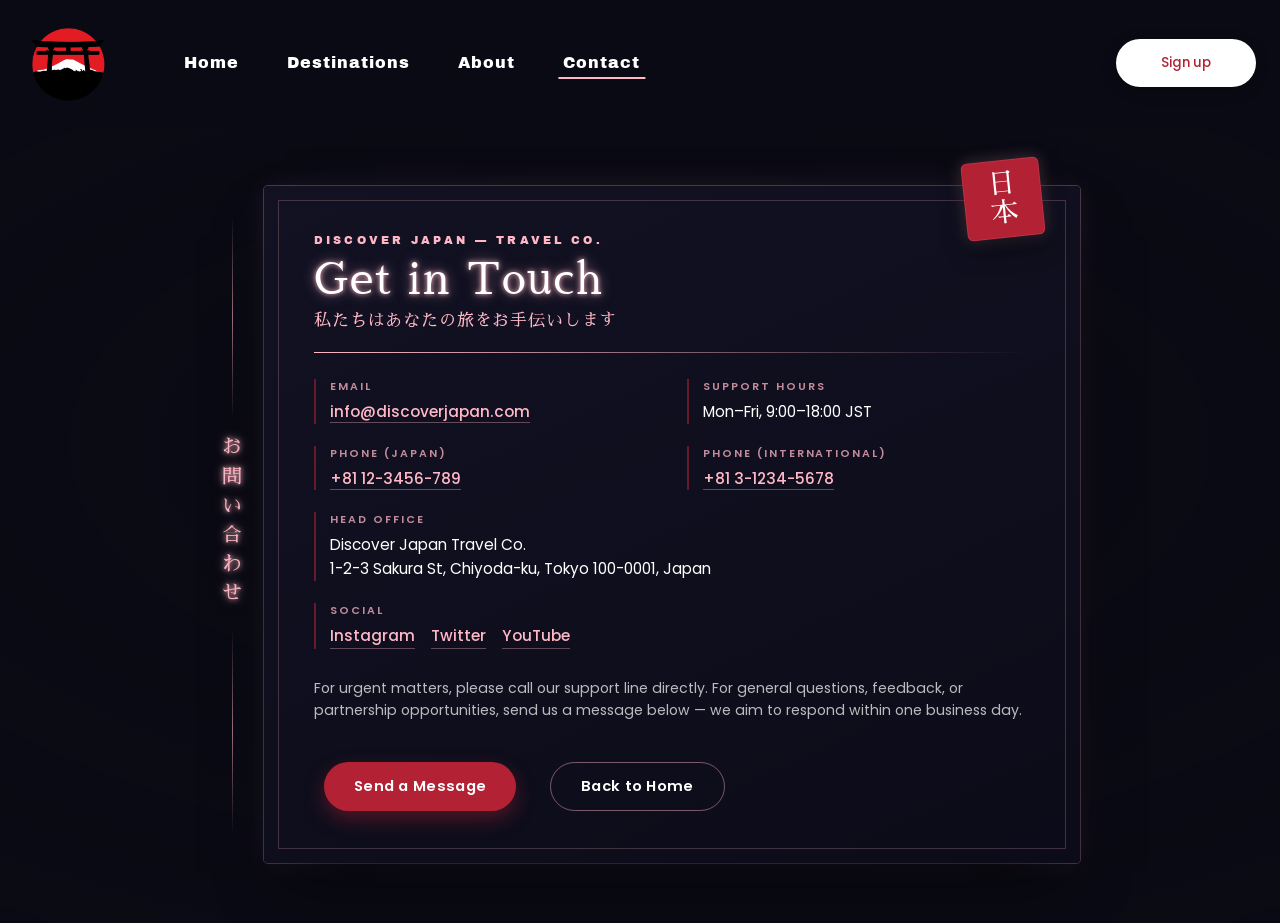
<file: contact.html>
<!DOCTYPE html>
<html lang="en">
<head>
    <meta charset="UTF-8" />
    <meta name="viewport" content="width=device-width, initial-scale=1.0" />
    <title>Contact Us - Discover Japan</title>
    <meta name="description" content="Contact Discover Japan for travel information and project inquiries." />
    <link href="https://fonts.googleapis.com/css2?family=Sawarabi+Mincho&amp;family=Poppins:wght@300;400;500;600;900&amp;display=swap" rel="stylesheet">
    <link href="https://fonts.cdnfonts.com/css/electroharmonix" rel="stylesheet">
    <link href="https://fonts.googleapis.com/css2?family=Archivo+Black&amp;display=swap" rel="stylesheet">
    <link rel="stylesheet" href="style.css" />
    <style>
        * {
            margin: 0;
            padding: 0;
            box-sizing: border-box;
        }

        :root {
            --primary: #B22234;
            --accent: #3C3B6E;
            --sakura: #FFB7C5;
            --text-light: #ffffff;
            --text-dark: #000000;
            --bg-deep: #0a0a14;
        }

        body {
            font-family: "Poppins", sans-serif;
            background: var(--bg-deep);
        }

        .contact-container {
            min-height: calc(100vh - 104px);
            display: flex;
            align-items: center;
            justify-content: center;
            position: relative;
            overflow: hidden;
            padding: 60px 20px;
        }

        .contact-video-bg {
            position: absolute;
            top: 0;
            left: 0;
            width: 100%;
            height: 100%;
            object-fit: cover;
            z-index: -2;
            filter: saturate(1.05) contrast(1.02);
        }

        .contact-overlay {
            position: absolute;
            top: 0;
            left: 0;
            width: 100%;
            height: 100%;
            background:
                radial-gradient(ellipse 90% 70% at 50% 40%, rgba(10, 10, 20, 0.25) 0%, rgba(10, 10, 20, 0.65) 100%),
                linear-gradient(180deg, rgba(10, 10, 20, 0.45) 0%, rgba(10, 10, 20, 0.25) 35%, rgba(10, 10, 20, 0.65) 100%);
            z-index: -1;
        }

        /* ---------- Layout shell ---------- */
        .contact-shell {
            position: relative;
            z-index: 1;
            width: 100%;
            max-width: 880px;
            display: grid;
            grid-template-columns: 64px 1fr;
            gap: 0;
        }

        /* Vertical Japanese rail */
        .vertical-rail {
            display: flex;
            flex-direction: column;
            align-items: center;
            justify-content: center;
            gap: 18px;
            padding: 30px 0;
        }

        .vertical-rail .rune-line {
            writing-mode: vertical-rl;
            font-family: "Sawarabi Mincho", serif;
            font-weight: 500;
            font-size: 1.25rem;
            letter-spacing: 0.45em;
            color: var(--sakura);
            text-shadow:
                0 0 5px var(--sakura),
                0 0 12px rgba(255, 183, 197, 0.6);
        }

        .vertical-rail .rail-line {
            width: 1px;
            flex: 1;
            background: linear-gradient(to bottom, transparent, rgba(255,183,197,0.6), transparent);
            min-height: 40px;
        }

        /* ---------- Card ---------- */
        .contact-card {
            background: linear-gradient(155deg, rgba(20, 20, 38, 0.82), rgba(12, 12, 26, 0.88));
            border-radius: 4px;
            box-shadow:
                0 30px 60px -20px rgba(0, 0, 0, 0.65),
                0 0 0 1px rgba(255, 183, 197, 0.25),
                0 0 30px rgba(255, 183, 197, 0.08);
            padding: 48px 50px 42px;
            position: relative;
            backdrop-filter: blur(10px);
        }

        .contact-card::before {
            content: "";
            position: absolute;
            inset: 14px;
            border: 1px solid rgba(255, 183, 197, 0.22);
            pointer-events: none;
        }

        /* Seal / hanko signature element */
        .hanko {
            position: absolute;
            top: -26px;
            right: 38px;
            width: 78px;
            height: 78px;
            border-radius: 6px;
            background: var(--primary);
            display: flex;
            align-items: center;
            justify-content: center;
            transform: rotate(-6deg);
            box-shadow: 0 10px 24px rgba(0,0,0,0.45), 0 0 16px rgba(255,183,197,0.25), 0 0 0 1px rgba(255,255,255,0.08) inset;
        }

        .hanko span {
            font-family: "Sawarabi Mincho", serif;
            font-weight: 500;
            color: #ffffff;
            font-size: 1.7rem;
            line-height: 1;
            writing-mode: vertical-rl;
            letter-spacing: 2px;
        }

        .eyebrow {
            font-family: "Archivo Black", sans-serif;
            font-size: 0.7rem;
            letter-spacing: 0.28em;
            text-transform: uppercase;
            color: var(--sakura);
            font-weight: 400;
            margin-bottom: 10px;
        }

        .contact-header h1 {
            font-family: "Electroharmonix", "Sawarabi Mincho", serif;
            font-size: 2.7rem;
            font-weight: 500;
            color: var(--text-light);
            letter-spacing: 2px;
            margin-bottom: 8px;
            text-shadow:
                0 0 5px var(--sakura),
                0 0 14px rgba(255, 183, 197, 0.55);
        }

        .contact-header .jp-sub {
            font-family: "Sawarabi Mincho", serif;
            font-size: 1.05rem;
            color: var(--sakura);
            font-weight: 500;
            margin-bottom: 22px;
            letter-spacing: 0.05em;
        }

        .gold-divider {
            height: 1px;
            width: 100%;
            background: linear-gradient(to right, var(--sakura), rgba(255,183,197,0));
            margin-bottom: 26px;
        }

        /* Info grid */
        .info-grid {
            display: grid;
            grid-template-columns: 1fr 1fr;
            gap: 22px 30px;
            margin-bottom: 28px;
        }

        .info-block {
            border-left: 2px solid rgba(178, 34, 52, 0.55);
            padding-left: 14px;
        }

        .info-block.full {
            grid-column: 1 / -1;
        }

        .info-label {
            font-size: 0.68rem;
            letter-spacing: 0.18em;
            text-transform: uppercase;
            color: rgba(255, 183, 197, 0.75);
            font-weight: 600;
            margin-bottom: 5px;
        }

        .info-value, .info-value p {
            color: var(--text-light);
            font-size: 0.96rem;
            line-height: 1.55;
        }

        .info-value a {
            color: var(--sakura);
            text-decoration: none;
            font-weight: 500;
            border-bottom: 1px solid rgba(255, 183, 197, 0.35);
            transition: border-color 0.2s ease, color 0.2s ease, text-shadow 0.2s ease;
        }

        .info-value a:hover {
            border-color: var(--sakura);
            text-shadow: 0 0 8px rgba(255, 183, 197, 0.6);
        }

        .social-row {
            display: flex;
            gap: 16px;
        }

        .blurb {
            font-size: 0.88rem;
            line-height: 1.6;
            color: rgba(255, 255, 255, 0.72);
            margin-top: 4px;
            margin-bottom: 30px;
        }

        .actions {
            display: flex;
            gap: 14px;
            flex-wrap: wrap;
        }

        .btn {
            display: inline-flex;
            align-items: center;
            justify-content: center;
            gap: 8px;
            padding: 13px 30px;
            text-decoration: none;
            font-weight: 600;
            font-size: 0.92rem;
            letter-spacing: 0.02em;
            border-radius: 30px;
            transition: all 0.25s ease;
            cursor: pointer;
            border: none;
        }

        .btn-primary {
            background: var(--primary);
            color: var(--text-light);
            box-shadow: 0 8px 20px rgba(178, 34, 52, 0.4);
        }

        .btn-primary:hover {
            background: var(--accent);
            transform: translateY(-2px);
            box-shadow: 0 10px 24px rgba(60, 59, 110, 0.5), 0 0 10px 2px var(--sakura);
        }

        .btn-ghost {
            background: transparent;
            color: var(--text-light);
            border: 1px solid rgba(255, 183, 197, 0.45);
        }

        .btn-ghost:hover {
            border-color: var(--sakura);
            box-shadow: 0 0 10px 2px rgba(255, 183, 197, 0.3);
            transform: translateY(-2px);
        }

        /* Responsive design for all devices */
        @media (max-width: 479px) {
            .contact-container {
                padding: 40px 15px;
                min-height: auto;
            }

            .contact-shell {
                grid-template-columns: 1fr;
            }

            .vertical-rail {
                display: none;
            }

            .contact-card {
                padding: 28px 18px 22px;
                border-radius: 8px;
            }

            .hanko {
                top: -15px;
                right: 12px;
                width: 50px;
                height: 50px;
            }

            .hanko span {
                font-size: 1.1rem;
                letter-spacing: 1px;
            }

            .eyebrow {
                font-size: 0.6rem;
                letter-spacing: 0.15em;
                margin-bottom: 8px;
            }

            .contact-header h1 {
                font-size: 1.6rem;
                letter-spacing: 1px;
                margin-bottom: 6px;
            }

            .contact-header .jp-sub {
                font-size: 0.9rem;
                margin-bottom: 16px;
            }

            .info-grid {
                grid-template-columns: 1fr;
                gap: 16px 0;
                margin-bottom: 20px;
            }

            .info-label {
                font-size: 0.6rem;
                letter-spacing: 0.12em;
                margin-bottom: 4px;
            }

            .info-value, .info-value p {
                font-size: 0.85rem;
                line-height: 1.4;
            }

            .blurb {
                font-size: 0.8rem;
                line-height: 1.5;
                margin-bottom: 20px;
            }

            .actions {
                gap: 10px;
                flex-direction: column;
            }

            .btn {
                padding: 10px 18px;
                font-size: 0.85rem;
                width: 100%;
            }
        }

        @media (min-width: 480px) and (max-width: 700px) {
            .contact-container {
                padding: 50px 20px;
            }

            .contact-shell {
                grid-template-columns: 1fr;
            }

            .vertical-rail {
                display: none;
            }

            .contact-card {
                padding: 32px 24px 28px;
                border-radius: 10px;
            }

            .hanko {
                top: -18px;
                right: 18px;
                width: 55px;
                height: 55px;
            }

            .hanko span {
                font-size: 1.2rem;
                letter-spacing: 1.5px;
            }

            .eyebrow {
                font-size: 0.65rem;
                margin-bottom: 9px;
            }

            .contact-header h1 {
                font-size: 1.8rem;
                letter-spacing: 1.5px;
                margin-bottom: 7px;
            }

            .contact-header .jp-sub {
                font-size: 0.95rem;
                margin-bottom: 18px;
            }

            .info-grid {
                grid-template-columns: 1fr;
                gap: 18px 0;
                margin-bottom: 22px;
            }

            .info-label {
                font-size: 0.65rem;
                letter-spacing: 0.15em;
                margin-bottom: 4px;
            }

            .info-value, .info-value p {
                font-size: 0.9rem;
                line-height: 1.5;
            }

            .blurb {
                font-size: 0.83rem;
                line-height: 1.55;
                margin-bottom: 22px;
            }

            .actions {
                gap: 12px;
                flex-wrap: wrap;
            }

            .btn {
                padding: 11px 22px;
                font-size: 0.88rem;
            }
        }

        @media (min-width: 701px) and (max-width: 1023px) {
            .contact-container {
                padding: 60px 30px;
            }

            .contact-shell {
                grid-template-columns: 60px 1fr;
            }

            .vertical-rail {
                display: flex;
                padding: 20px 0;
            }

            .contact-card {
                padding: 42px 38px 36px;
                border-radius: 12px;
            }

            .hanko {
                top: -22px;
                right: 30px;
                width: 65px;
                height: 65px;
            }

            .hanko span {
                font-size: 1.5rem;
                letter-spacing: 2px;
            }

            .eyebrow {
                font-size: 0.68rem;
                margin-bottom: 10px;
            }

            .contact-header h1 {
                font-size: 2.2rem;
                letter-spacing: 1.5px;
                margin-bottom: 8px;
            }

            .contact-header .jp-sub {
                font-size: 1rem;
                margin-bottom: 20px;
            }

            .info-grid {
                grid-template-columns: 1fr 1fr;
                gap: 20px 25px;
                margin-bottom: 26px;
            }

            .info-value, .info-value p {
                font-size: 0.93rem;
                line-height: 1.5;
            }

            .blurb {
                font-size: 0.85rem;
                margin-bottom: 25px;
            }

            .btn {
                padding: 12px 26px;
                font-size: 0.9rem;
            }
        }

        @media (min-width: 1024px) {
            .contact-container {
                padding: 60px 20px;
            }

            .contact-shell {
                grid-template-columns: 64px 1fr;
            }

            .vertical-rail {
                display: flex;
                padding: 30px 0;
            }

            .contact-card {
                padding: 48px 50px 42px;
            }

            .hanko {
                top: -26px;
                right: 38px;
                width: 78px;
                height: 78px;
            }

            .hanko span {
                font-size: 1.7rem;
                letter-spacing: 2px;
            }

            .eyebrow {
                font-size: 0.7rem;
                margin-bottom: 10px;
            }

            .contact-header h1 {
                font-size: 2.7rem;
                letter-spacing: 2px;
                margin-bottom: 8px;
            }

            .contact-header .jp-sub {
                font-size: 1.05rem;
                margin-bottom: 22px;
            }

            .info-grid {
                grid-template-columns: 1fr 1fr;
                gap: 22px 30px;
                margin-bottom: 28px;
            }

            .info-value, .info-value p {
                font-size: 0.96rem;
                line-height: 1.55;
            }

            .blurb {
                font-size: 0.88rem;
                margin-bottom: 30px;
            }

            .btn {
                padding: 13px 30px;
                font-size: 0.92rem;
            }
        }

        /* Touch device optimizations */
        @media (hover: none) and (pointer: coarse) {
            .btn,
            a {
                min-height: 44px;
                min-width: 44px;
            }
        }

        /* Improve text scaling on small screens */
        @media (max-width: 480px) {
            html {
                font-size: 14px;
            }
        }

        @media (min-width: 481px) and (max-width: 768px) {
            html {
                font-size: 15px;
            }
        }
    </style>
</head>
<body>
    <div class="progress" id="page-loader" style="display:none; position:fixed; left:50%; top:50%; transform:translate(-50%,-50%); z-index:99999;"></div>

    <header class="contact-site-header">
        <nav class="logoBar" aria-label="Primary navigation">
            <a href="index.html" aria-label="Discover Japan home">
                <img src="logo3.png" class="logo" alt="Japan Travel Logo" />
            </a>
            <ul class="nav-links">
                <li><a href="index.html" class="nav-item">Home</a></li>
                <li><a href="destinations.html" class="nav-item">Destinations</a></li>
                <li><a href="index.html#about" class="nav-item">About</a></li>
                <li><a href="contact.html" class="nav-item active" aria-current="page">Contact</a></li>
            </ul>
            <button type="button" class="signup-btn" id="auth-btn" aria-controls="signup-dialog">Sign up</button>
            <button type="button" class="signout-btn" id="signout-btn" style="display:none;">Sign out</button>
            <button type="button" class="mobile-menu-btn" id="mobile-menu-btn" aria-controls="mobile-nav"
                aria-expanded="false" aria-label="Open navigation menu">
                <span></span>
                <span></span>
                <span></span>
            </button>
        </nav>
    </header>

    <input type="checkbox" id="mobile-menu-toggle" class="mobile-menu-toggle" />
    <input type="checkbox" id="signup-toggle" class="signup-toggle" />

    <div class="signup-overlay" id="signup-dialog" role="dialog" aria-modal="true" aria-labelledby="auth-title" inert>
        <div class="signup-box">
            <h2 id="auth-title">Sign Up</h2>
            <form id="authForm" onsubmit="return handleAuth(event)">
                <p class="demo-notice" role="note">Demo sign-in only. Do not use a real password.</p>
                <input type="email" id="authEmail" placeholder="Email" required aria-label="Email" autocomplete="email" />
                <input type="password" id="authPassword" placeholder="Password" required aria-label="Password" minlength="8" autocomplete="new-password" />
                <input type="password" id="authConfirmPassword" placeholder="Confirm Password" required aria-label="Confirm Password" minlength="8" autocomplete="new-password" />
                <div id="authMessage" aria-live="polite"></div>
                <button type="submit" id="auth-submit-btn">Sign Up</button>
                <button type="button" id="switch-mode-btn" class="switch-mode">Already have an account? Sign In</button>
            </form>
            <button type="button" class="close-btn" id="auth-close" aria-label="Close sign-in dialog">Close</button>
        </div>
    </div>

    <div class="mobile-nav" id="mobile-nav">
        <ul class="mobile-nav-links">
            <li><a href="index.html" class="mobile-nav-item">Home</a></li>
            <li><a href="destinations.html" class="mobile-nav-item">Destinations</a></li>
            <li><a href="index.html#about" class="mobile-nav-item">About</a></li>
            <li><a href="contact.html" class="mobile-nav-item active" aria-current="page">Contact</a></li>
        </ul>
    </div>

    <div class="contact-container">
        <video autoplay loop muted playsinline class="contact-video-bg">
            <source src="Chinese Dragon.mp4" type="video/mp4">
            Your browser does not support the video tag.
        </video>
        <div class="contact-overlay"></div>

        <div class="contact-shell">
            <div class="vertical-rail">
                <div class="rail-line"></div>
                <div class="rune-line">お問い合わせ</div>
                <div class="rail-line"></div>
            </div>

            <div class="contact-card">
                <div class="hanko"><span>日本</span></div>

                <div class="contact-header">
                    <div class="eyebrow">Discover Japan &mdash; Travel Co.</div>
                    <h1>Get in Touch</h1>
                    <div class="jp-sub">私たちはあなたの旅をお手伝いします</div>
                </div>

                <div class="gold-divider"></div>

                <div class="info-grid">
                    <div class="info-block">
                        <div class="info-label">Email</div>
                        <div class="info-value"><a href="mailto:info@discoverjapan.com">info@discoverjapan.com</a></div>
                    </div>

                    <div class="info-block">
                        <div class="info-label">Support Hours</div>
                        <div class="info-value">Mon&ndash;Fri, 9:00&ndash;18:00 JST</div>
                    </div>

                    <div class="info-block">
                        <div class="info-label">Phone (Japan)</div>
                        <div class="info-value"><a href="tel:+81123456789">+81 12-3456-789</a></div>
                    </div>

                    <div class="info-block">
                        <div class="info-label">Phone (International)</div>
                        <div class="info-value"><a href="tel:+81312345678">+81 3-1234-5678</a></div>
                    </div>

                    <div class="info-block full">
                        <div class="info-label">Head Office</div>
                        <div class="info-value">
                            Discover Japan Travel Co.<br>
                            1-2-3 Sakura St, Chiyoda-ku, Tokyo 100-0001, Japan
                        </div>
                    </div>

                    <div class="info-block full">
                        <div class="info-label">Social</div>
                        <div class="info-value social-row">
                            <a href="https://instagram.com" target="_blank" rel="noopener">Instagram</a>
                            <a href="https://twitter.com" target="_blank" rel="noopener">Twitter</a>
                            <a href="https://youtube.com" target="_blank" rel="noopener">YouTube</a>
                        </div>
                    </div>
                </div>

                <p class="blurb">For urgent matters, please call our support line directly. For general questions, feedback, or partnership opportunities, send us a message below &mdash; we aim to respond within one business day.</p>

                <div class="actions">
                    <a href="mailto:info@discoverjapan.com?subject=Inquiry%20from%20Website" class="btn btn-primary">Send a Message</a>
                    <a href="index.html" class="btn btn-ghost">Back to Home</a>
                </div>
            </div>
        </div>
    </div>

    <script>
        let isSignUpMode = true;
        let activeDialog = null;
        const dialogTriggers = new WeakMap();
        const focusableSelector = [
            'a[href]',
            'button:not([disabled])',
            'input:not([disabled]):not([type="hidden"])',
            'select:not([disabled])',
            'textarea:not([disabled])',
            '[tabindex]:not([tabindex="-1"])'
        ].join(',');

        function setOutsideDialogInert(dialog, shouldBeInert) {
            if (shouldBeInert) {
                let current = dialog;
                while (current && current !== document.body) {
                    const parent = current.parentElement;
                    Array.from(parent.children).forEach(sibling => {
                        if (sibling === current || sibling.hasAttribute('inert')) return;
                        sibling.setAttribute('inert', '');
                        sibling.dataset.dialogInert = 'true';
                    });
                    current = parent;
                }
                return;
            }

            document.querySelectorAll('[data-dialog-inert="true"]').forEach(element => {
                element.removeAttribute('inert');
                delete element.dataset.dialogInert;
            });
        }

        function openAccessibleDialog(dialog, trigger, initialFocus) {
            dialogTriggers.set(dialog, trigger || document.activeElement);
            dialog.removeAttribute('inert');
            setOutsideDialogInert(dialog, true);
            activeDialog = dialog;
            requestAnimationFrame(() => initialFocus.focus());
        }

        function closeAccessibleDialog(dialog) {
            const trigger = dialogTriggers.get(dialog);
            dialog.setAttribute('inert', '');
            setOutsideDialogInert(dialog, false);
            if (activeDialog === dialog) activeDialog = null;
            if (trigger && document.contains(trigger)) trigger.focus();
        }

        document.addEventListener('keydown', function (event) {
            if (event.key !== 'Tab' || !activeDialog) return;
            const focusable = Array.from(activeDialog.querySelectorAll(focusableSelector)).filter(element =>
                !element.closest('[inert]') && (element.offsetWidth || element.offsetHeight || element.getClientRects().length)
            );
            if (!focusable.length) return;
            const first = focusable[0];
            const last = focusable[focusable.length - 1];
            if (event.shiftKey && document.activeElement === first) {
                event.preventDefault();
                last.focus();
            } else if (!event.shiftKey && document.activeElement === last) {
                event.preventDefault();
                first.focus();
            }
        });

        function showLoader() {
            const loader = document.getElementById('page-loader');
            if (loader) loader.style.display = 'block';
        }

        function hideLoader() {
            const loader = document.getElementById('page-loader');
            if (loader) loader.style.display = 'none';
        }

        function createSalt() {
            const bytes = new Uint8Array(16);
            crypto.getRandomValues(bytes);
            return Array.from(bytes, byte => byte.toString(16).padStart(2, '0')).join('');
        }

        async function hashPassword(password, salt) {
            const data = new TextEncoder().encode(`${salt}:${password}`);
            const digest = await crypto.subtle.digest('SHA-256', data);
            return Array.from(new Uint8Array(digest), byte => byte.toString(16).padStart(2, '0')).join('');
        }

        function isValidEmail(email) {
            return /^[^\s@]+@[^\s@]+\.[^\s@]+$/.test(email);
        }

        function showMessage(message, type) {
            const messageDiv = document.getElementById('authMessage');
            messageDiv.textContent = message;
            messageDiv.className = `message ${type}`;
            messageDiv.style.display = 'block';
        }

        function switchAuthMode() {
            isSignUpMode = !isSignUpMode;
            const passwordField = document.getElementById('authPassword');
            const confirmPassword = document.getElementById('authConfirmPassword');
            document.getElementById('auth-title').textContent = isSignUpMode ? 'Sign Up' : 'Sign In';
            document.getElementById('auth-submit-btn').textContent = isSignUpMode ? 'Sign Up' : 'Sign In';
            document.getElementById('switch-mode-btn').textContent = isSignUpMode
                ? 'Already have an account? Sign In'
                : 'Need an account? Sign Up';
            confirmPassword.style.display = isSignUpMode ? 'block' : 'none';
            confirmPassword.required = isSignUpMode;
            passwordField.autocomplete = isSignUpMode ? 'new-password' : 'current-password';
            document.getElementById('authMessage').style.display = 'none';
        }

        function resetAuthDialog() {
            isSignUpMode = true;
            const passwordField = document.getElementById('authPassword');
            const confirmPassword = document.getElementById('authConfirmPassword');
            const messageDiv = document.getElementById('authMessage');
            document.getElementById('auth-title').textContent = 'Sign Up';
            document.getElementById('auth-submit-btn').textContent = 'Sign Up';
            document.getElementById('switch-mode-btn').textContent = 'Already have an account? Sign In';
            confirmPassword.style.display = 'block';
            confirmPassword.required = true;
            passwordField.autocomplete = 'new-password';
            document.getElementById('authForm').reset();
            messageDiv.textContent = '';
            messageDiv.className = '';
            messageDiv.style.display = 'none';
        }

        async function handleAuth(event) {
            event.preventDefault();
            const email = document.getElementById('authEmail').value.trim();
            const password = document.getElementById('authPassword').value;
            const confirmPassword = document.getElementById('authConfirmPassword').value;

            if (!isValidEmail(email)) {
                showMessage('Please enter a valid email address.', 'error');
                return false;
            }
            if (password.length < 8) {
                showMessage('Password must be at least 8 characters long.', 'error');
                return false;
            }

            const users = JSON.parse(localStorage.getItem('demoUsersV2') || '[]');
            const existingUser = users.find(user => user.email === email);

            if (isSignUpMode) {
                if (password !== confirmPassword) {
                    showMessage('Passwords do not match.', 'error');
                    return false;
                }
                if (existingUser) {
                    showMessage('That demo account already exists. Please sign in.', 'error');
                    return false;
                }
                const salt = createSalt();
                users.push({ email, salt, passwordHash: await hashPassword(password, salt) });
                localStorage.setItem('demoUsersV2', JSON.stringify(users));
                showMessage('Demo account created for this browser session.', 'success');
            } else {
                if (!existingUser || existingUser.passwordHash !== await hashPassword(password, existingUser.salt)) {
                    showMessage('Incorrect email or password.', 'error');
                    return false;
                }
                showMessage('Signed in to the frontend demo.', 'success');
            }

            sessionStorage.setItem('signedInUser', email);
            document.getElementById('authForm').reset();
            setTimeout(() => {
                document.getElementById('signup-toggle').checked = false;
                closeAccessibleDialog(document.querySelector('.signup-overlay'));
                resetAuthDialog();
                updateAuthUI();
            }, 800);
            return false;
        }

        function handleSignOut() {
            sessionStorage.removeItem('signedInUser');
            document.getElementById('signup-toggle').checked = false;
            resetAuthDialog();
            updateAuthUI();
        }

        function updateAuthUI() {
            const signedInUser = sessionStorage.getItem('signedInUser');
            const authBtn = document.getElementById('auth-btn');
            const signoutBtn = document.getElementById('signout-btn');
            authBtn.style.display = signedInUser ? 'none' : 'inline-block';
            signoutBtn.style.display = signedInUser ? 'inline-block' : 'none';
            if (signedInUser) signoutBtn.textContent = `Sign out (${signedInUser.split('@')[0]})`;
        }

        document.addEventListener('DOMContentLoaded', function () {
            updateAuthUI();
            hideLoader();

            const signupToggle = document.getElementById('signup-toggle');
            const signupOverlay = document.querySelector('.signup-overlay');
            const authBtn = document.getElementById('auth-btn');
            const mobileMenuToggle = document.getElementById('mobile-menu-toggle');
            const mobileMenuButton = document.getElementById('mobile-menu-btn');

            authBtn.addEventListener('click', function () {
                signupToggle.checked = true;
                openAccessibleDialog(signupOverlay, authBtn, document.getElementById('authEmail'));
            });
            document.getElementById('auth-close').addEventListener('click', function () {
                signupToggle.checked = false;
                closeAccessibleDialog(signupOverlay);
                resetAuthDialog();
            });
            mobileMenuButton.addEventListener('click', function () {
                mobileMenuToggle.checked = !mobileMenuToggle.checked;
                mobileMenuButton.setAttribute('aria-expanded', String(mobileMenuToggle.checked));
                if (mobileMenuToggle.checked) {
                    setTimeout(() => document.querySelector('.mobile-nav-item').focus(), 0);
                }
            });

            signupToggle.addEventListener('change', function () {
                if (signupToggle.checked) {
                    openAccessibleDialog(signupOverlay, document.activeElement, document.getElementById('authEmail'));
                } else {
                    closeAccessibleDialog(signupOverlay);
                }
            });

            document.getElementById('switch-mode-btn').addEventListener('click', switchAuthMode);
            document.getElementById('signout-btn').addEventListener('click', handleSignOut);

            document.querySelectorAll('nav a, .mobile-nav a, .actions a[href="index.html"]').forEach(function (link) {
                link.addEventListener('click', showLoader);
            });

            document.addEventListener('keydown', function (event) {
                if (event.key !== 'Escape') return;
                if (signupToggle.checked) {
                    signupToggle.checked = false;
                    closeAccessibleDialog(signupOverlay);
                    resetAuthDialog();
                    return;
                }
                mobileMenuToggle.checked = false;
                mobileMenuButton.setAttribute('aria-expanded', 'false');
            });
        });
    </script>
</body>
</html>
</file>
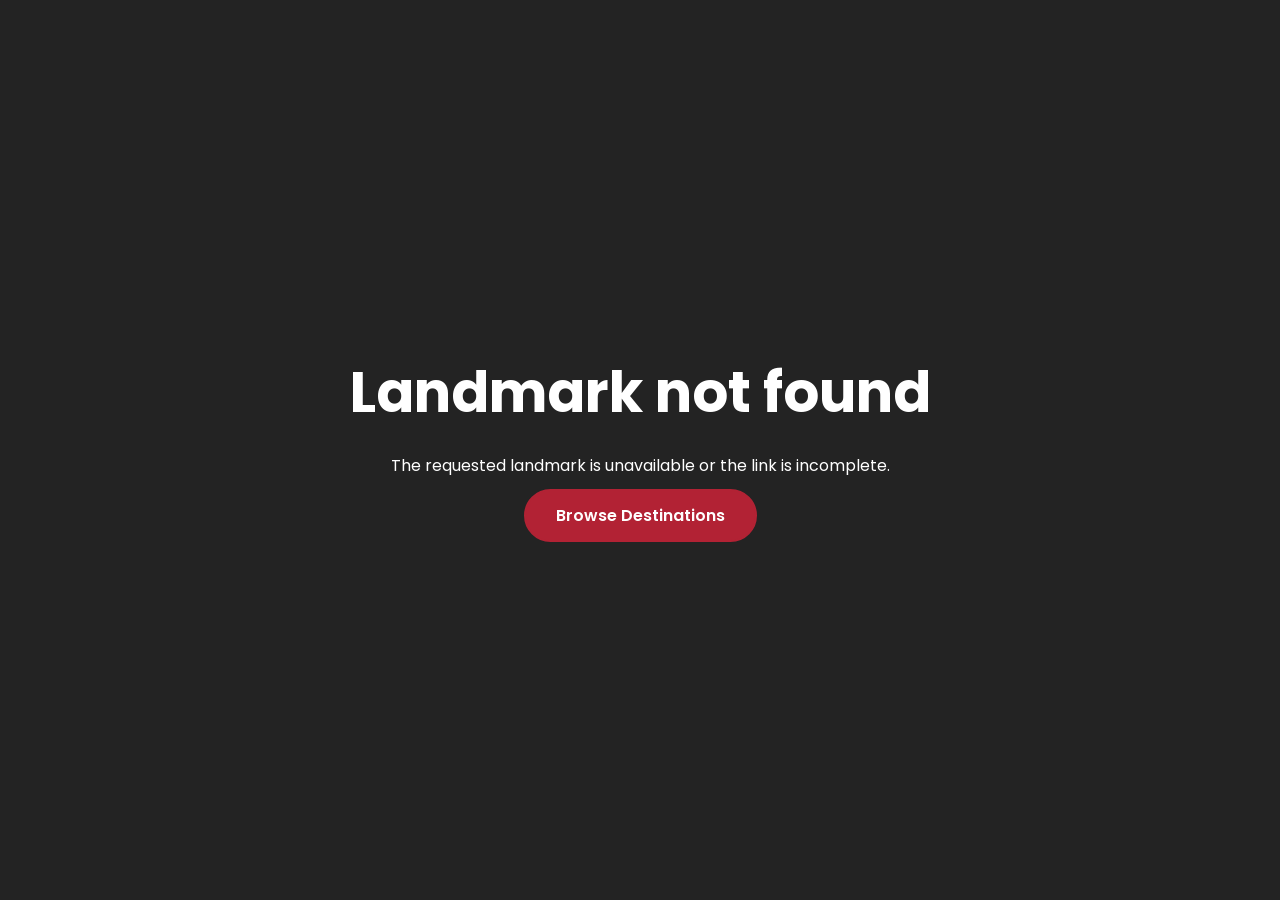
<file: landmark.html>
<!DOCTYPE html>
<html lang="en">
<head>
    <meta charset="UTF-8">
    <meta name="viewport" content="width=device-width, initial-scale=1.0">
    <meta name="description" content="Discover Japan's historic landmarks, temples, castles, natural wonders, and city icons.">
    <title>Landmark - Discover Japan</title>
    <link rel="preconnect" href="https://fonts.googleapis.com">
    <link rel="preconnect" href="https://fonts.gstatic.com" crossorigin>
    <link href="https://fonts.googleapis.com/css2?family=Sawarabi+Mincho&amp;family=Poppins:wght@300;400;500;600;700&amp;display=swap" rel="stylesheet">
    <style>
        :root {
            --accent: #b22234;
            --page-bg: #f8f9fa;
            --text: #333;
        }

        * {
            box-sizing: border-box;
            margin: 0;
            padding: 0;
        }

        body {
            background: var(--page-bg);
            color: var(--text);
            font-family: 'Poppins', sans-serif;
            line-height: 1.6;
        }

        .hero-section {
            align-items: center;
            background-position: center;
            background-size: cover;
            color: #fff;
            display: flex;
            justify-content: center;
            min-height: 100svh;
            padding: 40px 20px;
            position: relative;
            text-align: center;
        }

        .hero-content {
            max-width: 800px;
        }

        .hero-content h1 {
            font-size: clamp(2.4rem, 7vw, 3.5rem);
            font-weight: 700;
            letter-spacing: 1px;
            line-height: 1.15;
            margin-bottom: 1rem;
        }

        .japanese-name {
            color: var(--accent);
            font-family: 'Sawarabi Mincho', serif;
            font-size: clamp(1.5rem, 4vw, 2rem);
            margin-bottom: 1.5rem;
        }

        .hero-content p {
            font-size: clamp(1rem, 2.5vw, 1.2rem);
            margin: 0 auto 2rem;
            max-width: 700px;
        }

        .btn {
            background: var(--accent);
            border: 2px solid var(--accent);
            border-radius: 30px;
            color: #fff;
            display: inline-block;
            font-weight: 600;
            margin: 10px;
            padding: 12px 30px;
            text-decoration: none;
            transition: background-color .3s ease, color .3s ease, transform .3s ease, box-shadow .3s ease;
        }

        .btn:hover,
        .btn:focus-visible {
            background: transparent;
            box-shadow: 0 10px 20px rgba(0, 0, 0, .2);
            transform: translateY(-3px);
        }

        .btn-secondary {
            background: transparent;
            border-color: #fff;
        }

        .btn-secondary:hover,
        .btn-secondary:focus-visible {
            background: #fff;
            color: #333;
        }

        .stats-section,
        .content-section {
            padding: 80px 20px;
        }

        .stats-section {
            background: #fff;
        }

        .content-section {
            background: var(--page-bg);
        }

        .stats-container,
        .content-container,
        .footer-content {
            margin: 0 auto;
            max-width: 1200px;
        }

        .stats-container,
        .info-grid,
        .features-grid {
            display: grid;
            gap: 30px;
        }

        .stats-container {
            grid-template-columns: repeat(auto-fit, minmax(210px, 1fr));
        }

        .stat-card,
        .info-card,
        .feature-card {
            background: #fff;
            border: 1px solid #eee;
            border-radius: 15px;
            box-shadow: 0 5px 15px rgba(0, 0, 0, .1);
            transition: transform .3s ease, box-shadow .3s ease;
        }

        .stat-card {
            align-items: center;
            display: flex;
            flex-direction: column;
            justify-content: center;
            min-width: 0;
            padding: 30px;
            text-align: center;
        }

        .stat-card:hover,
        .info-card:hover,
        .feature-card:hover {
            box-shadow: 0 15px 30px rgba(0, 0, 0, .15);
            transform: translateY(-5px);
        }

        .stat-number {
            color: var(--accent);
            font-size: clamp(1.65rem, 4vw, 2.5rem);
            font-weight: 700;
            line-height: 1.15;
            margin-bottom: 10px;
            overflow-wrap: anywhere;
        }

        .stat-label {
            color: #666;
            font-size: 1.1rem;
        }

        .section-title {
            color: #333;
            font-size: clamp(2rem, 5vw, 2.5rem);
            margin-bottom: 50px;
            text-align: center;
        }

        .section-title span,
        .info-card h3 {
            color: var(--accent);
        }

        .info-grid {
            grid-template-columns: repeat(auto-fit, minmax(min(300px, 100%), 1fr));
            margin-bottom: 60px;
        }

        .info-card {
            padding: 30px;
        }

        .info-card h3 {
            font-size: 1.5rem;
            margin-bottom: 15px;
        }

        .info-card p + p {
            margin-top: 1rem;
        }

        .features-grid {
            gap: 25px;
            grid-template-columns: repeat(auto-fit, minmax(220px, 1fr));
        }

        .feature-card {
            padding: 25px;
            text-align: center;
        }

        .feature-icon {
            font-size: 2.5rem;
            margin-bottom: 20px;
        }

        .feature-card h3 {
            font-size: 1.3rem;
            margin-bottom: 15px;
        }

        footer {
            background: #333;
            color: #fff;
            padding: 30px 20px;
            text-align: center;
        }

        .error-state {
            align-items: center;
            background: #232323;
            color: #fff;
            display: none;
            flex-direction: column;
            justify-content: center;
            min-height: 100svh;
            padding: 30px;
            text-align: center;
        }

        .error-state h1 {
            font-size: clamp(2rem, 7vw, 3.5rem);
            margin-bottom: 1rem;
        }

        .error-state p {
            max-width: 620px;
        }

        @media (max-width: 768px) {
            .stats-section,
            .content-section {
                padding: 50px 15px;
            }
        }

        @media (prefers-reduced-motion: reduce) {
            *,
            *::before,
            *::after {
                scroll-behavior: auto !important;
                transition-duration: .01ms !important;
            }
        }
    </style>
</head>
<body>
    <div id="landmark-page">
        <header class="hero-section" id="hero">
            <div class="hero-content">
                <h1 id="landmark-title"></h1>
                <div class="japanese-name" id="japanese-name" lang="ja"></div>
                <p id="landmark-summary"></p>
                <a href="destinations.html" class="btn btn-secondary">Explore More Destinations</a>
            </div>
        </header>

        <main>
            <section class="stats-section" aria-label="Landmark facts">
                <div class="stats-container" id="stats"></div>
            </section>

            <section class="content-section">
                <div class="content-container">
                    <h2 class="section-title">Discover <span id="discover-name"></span></h2>
                    <div class="info-grid" id="information"></div>
                    <div class="features-grid" id="features"></div>
                </div>
            </section>
        </main>

        <footer>
            <div class="footer-content">
                <a href="index.html" class="btn">Back to Home</a>
            </div>
        </footer>
    </div>

    <section class="error-state" id="error-state" role="alert">
        <h1>Landmark not found</h1>
        <p>The requested landmark is unavailable or the link is incomplete.</p>
        <a href="destinations.html" class="btn">Browse Destinations</a>
    </section>

    <script>
        const landmarks = {"kanazawa":{"title":"Kanazawa Castle","japanese":"金沢城","summary":"A magnificent feudal castle that was once the seat of the powerful Maeda clan, offering a glimpse into Japan's samurai history.","discover":"Kanazawa Castle","image":"kanazawa-bg.jpg","accent":"#ff6b6b","stats":[{"value":"1580","label":"Original Construction"},{"value":"Maeda","label":"Clan Legacy"},{"value":"Kenroku-en","label":"Adjacent Garden"},{"value":"UNESCO","label":"Heritage Site"}],"info":[{"title":"Feudal History","paragraphs":["Originally built in 1580 by Sakuma Morimasa, Kanazawa Castle soon became the seat of the powerful Maeda clan, who ruled the Kaga Domain for 14 generations until the Meiji Restoration in 1868. The castle represents centuries of samurai culture and feudal Japanese history."]},{"title":"Architectural Marvel","paragraphs":["Over the centuries, the castle suffered multiple fires, with the most recent major fire in 1881 destroying many of its structures. Today, only a few original buildings remain, including the Ishikawa-mon Gate and the Sanjikken Nagaya storehouse. Since the 1990s, several turrets and gates have been reconstructed using traditional techniques."]},{"title":"Beautiful Gardens","paragraphs":["The castle is adjacent to the famous Kenrokuen Garden, which was once the castle's outer garden. This combination makes Kanazawa Castle one of Japan's most scenic castle sites, offering visitors the chance to explore both historic architecture and meticulously maintained traditional gardens."]}],"features":[{"icon":"🏯","title":"Castle Tours","description":"Explore the reconstructed areas and learn about feudal Japanese history."},{"icon":"🌸","title":"Garden Views","description":"Enjoy beautiful seasonal displays in the adjacent Kenrokuen Garden."},{"icon":"📸","title":"Photo Spots","description":"Capture stunning photos of the castle against seasonal backdrops."},{"icon":"🎨","title":"Cultural Experience","description":"Experience traditional Japanese culture and craftsmanship."}]},"arashiyama":{"title":"Arashiyama Bamboo Grove","japanese":"嵯峨野竹林","summary":"The Arashiyama Bamboo Grove is one of Kyoto's most iconic natural sites, located in the Arashiyama district on the western outskirts of the city. The bamboo forest features a scenic pathway that winds through soaring green stalks of bamboo, creating a unique and tranquil atmosphere.","discover":"Arashiyama","image":"arashiyama2.jpg","accent":"#228B22","stats":[{"value":"100+","label":"Bamboo Species"},{"value":"嵯峨野","label":"Location"},{"value":"四季","label":"All Seasons"},{"value":"国指定","label":"National Site"}],"info":[{"title":"Bamboo Experience","paragraphs":["Walking through the grove is an enchanting experience, with sunlight filtering through the dense bamboo to create a magical green glow. The gentle swaying and rustling of the bamboo have been recognized as one of Japan's \"100 Soundscapes\" by the Ministry of Environment.","The best time to visit is early morning or late afternoon when there are fewer visitors and the light is softer. The bamboo path connects the north gate of Tenryū-ji Temple with the Ōkōchi Sansō villa and garden, making it part of a popular sightseeing route in Arashiyama."]},{"title":"Surrounding Attractions","paragraphs":["The Arashiyama district is designated as both a Historic Site and a Place of Scenic Beauty. Beyond the bamboo grove, visitors can explore temples, shrines, the famous Togetsukyo Bridge over the Katsura River, and the Iwatayama Monkey Park, home to wild Japanese macaques.","The area is especially popular during cherry blossom season in spring and for autumn foliage. The nearby Tenryū-ji Temple, a UNESCO World Heritage Site, features beautiful gardens designed by the famous Zen master Musō Soseki."]}],"features":[{"icon":"🎋","title":"Natural Wonder","description":"Majestic bamboo forest creating a unique and tranquil atmosphere"},{"icon":"🏯","title":"Cultural Heritage","description":"Part of Historic Sites and Places of Scenic Beauty designation"},{"icon":"🌸","title":"Seasonal Beauty","description":"Beautiful year-round with different seasonal attractions"},{"icon":"📸","title":"Photo Spot","description":"Iconic location for photography with stunning natural features"}]},"fushimi":{"title":"Fushimi Inari Shrine","japanese":"伏見稲荷大社","summary":"Fushimi Inari Shrine (伏見稲荷大社, Fushimi Inari Taisha) is a major Shinto shrine in southern Kyoto, renowned for its thousands of vibrant vermilion torii gates that form scenic trails behind the main buildings.","discover":"Fushimi Inari","image":"fushimi2.jpg","accent":"#B22234","stats":[{"value":"∞","label":"Torii Gates"},{"value":"711","label":"Established"},{"value":"2.4km","label":"Trail Length"},{"value":"Free","label":"Admission"}],"info":[{"title":"Sacred Torii Gates","paragraphs":["The famous path of torii gates, called Senbon Torii (\"thousands of torii gates\"), winds through the wooded slopes of sacred Mount Inari. The full round-trip hike to the summit (about 233 meters above sea level) and back takes roughly 2-3 hours.","Each torii gate has been donated by individuals or businesses, with the donor's name and date inscribed on the back of each gate. The vibrant vermilion color is traditional for Shinto shrines and is believed to ward off evil spirits."]},{"title":"Shrine Complex","paragraphs":["The shrine complex includes numerous smaller shrines and many fox statues. Foxes (kitsune) are regarded as Inari's messengers, which is why you will see many fox statues throughout the shrine grounds.","Restaurants and shops are located near the base, offering local specialties such as inari sushi and kitsune udon. Fushimi Inari Shrine is one of Kyoto's most visited sites and is especially atmospheric in the early morning or evening when it is less crowded."]}],"features":[{"icon":"⛩️","title":"Sacred Site","description":"Dedicated to Inari, the Shinto deity of rice, agriculture, and prosperity"},{"icon":"🦊","title":"Kitsune Messengers","description":"Fox statues throughout the shrine grounds as messengers of Inari"},{"icon":"🥾","title":"Hiking Trails","description":"Scenic trails through torii gates offering peaceful walks in nature"},{"icon":"📸","title":"Photo Spot","description":"Iconic location for photography with stunning architectural features"}]},"himeji":{"title":"Himeji Castle","japanese":"姫路城","summary":"Himeji Castle is a Japanese castle in Himeji, Hyōgo Prefecture, regarded as the finest surviving example of prototypical Japanese castle architecture, comprising a network of 83 rooms with advanced defensive systems from the feudal period.","discover":"Himeji Castle","image":"himeji2.jpg","accent":"#B22234","stats":[{"value":"1333","label":"First Built"},{"value":"UNESCO","label":"World Heritage"},{"value":"83","label":"Rooms"},{"value":"White","label":"Heron Castle"}],"info":[{"title":"Architectural Marvel","paragraphs":["Himeji Castle is considered the finest surviving example of prototypical Japanese castle architecture. The castle's brilliant white facade has earned it the nickname \"White Heron Castle\" for its supposed resemblance to a bird taking flight.","The complex comprises 83 rooms with advanced defensive systems from the feudal period, including winding paths, trapdoors, and hidden floors. The castle complex includes several buildings, including the main donjon, smaller donjons, and various gates and walls."]},{"title":"Historical Significance","paragraphs":["Originally built in 1333, the castle was significantly expanded and rebuilt in the 17th century. It has survived wars, earthquakes, and the modernization of Japan, making it one of the few Japanese castles to retain its original form.","In 1993, Himeji Castle was registered as a UNESCO World Heritage Site as part of the \"Historic Monuments of Ancient Nara\" and \"Historic Monuments of Ancient Kyoto\" sites. It's considered one of Japan's most spectacular and well-preserved castles."]}],"features":[{"icon":"🏯","title":"UNESCO Site","description":"Recognized as a World Heritage Site for its architectural significance"},{"icon":"🛡️","title":"Defensive Design","description":"Advanced feudal-era defensive systems with trapdoors and hidden passages"},{"icon":"🌸","title":"Seasonal Beauty","description":"Surrounded by beautiful gardens with seasonal floral displays"},{"icon":"📸","title":"Photo Spot","description":"Iconic architecture perfect for photography and cultural appreciation"}]},"hiroshima":{"title":"Hiroshima Peace Memorial","japanese":"原爆ドーム","summary":"The Hiroshima Peace Memorial, also known as the Atomic Bomb Dome, is a UNESCO World Heritage Site that stands as a powerful symbol of peace and a reminder of the devastating effects of nuclear warfare.","discover":"Hiroshima Peace","image":"hiroshima2.jpg","accent":"#4d79ff","stats":[{"value":"1945","label":"Atomic Bomb"},{"value":"UNESCO","label":"World Heritage"},{"value":"1996","label":"Museum Opened"},{"value":"Peace","label":"Symbol"}],"info":[{"title":"Historical Significance","paragraphs":["The Hiroshima Peace Memorial, commonly known as the Atomic Bomb Dome, was one of the few structures left standing after the first atomic bomb detonated over Hiroshima on August 6, 1945. The bomb exploded almost directly above the building, which housed the Hiroshima Prefectural Industrial Promotion Hall at the time.","The ruins of the building were preserved as a reminder of the devastation caused by nuclear weapons and as a symbol of peace. In 1996, the Hiroshima Peace Memorial Museum was opened to educate visitors about the bombing and its aftermath."]},{"title":"Peace Memorial Park","paragraphs":["The Atomic Bomb Dome is located within the Hiroshima Peace Memorial Park, a 120,000-square-meter park dedicated to the victims of the bombing. The park contains several monuments and memorials, including the Peace Memorial Museum, the Children's Peace Monument, and the Memorial Cenotaph.","Every year on August 6th, the city holds a Peace Memorial Ceremony at the park, attended by survivors, government officials, and visitors from around the world. The ceremony includes the release of doves and a moment of silence at 8:15 AM, the exact time the bomb detonated."]}],"features":[{"icon":"🕊️","title":"Peace Symbol","description":"Iconic symbol of peace and nuclear disarmament worldwide"},{"icon":"🏛️","title":"UNESCO Site","description":"Recognized as a World Heritage Site for its historical significance"},{"icon":"📚","title":"Educational","description":"Peace Memorial Museum with exhibits on the bombing's impact"},{"icon":"🌸","title":"Park Setting","description":"Beautiful memorial park with seasonal floral displays"}]},"horyuji":{"title":"Horyu-ji Temple","japanese":"法隆寺","summary":"Horyu-ji Temple in Nara is one of the world's oldest wooden structures and a UNESCO World Heritage Site, renowned for its stunning Buddhist architecture and ancient treasures dating back over 1,300 years.","discover":"Horyu-ji","image":"hyoruji1.jpg","accent":"#4d79ff","stats":[{"value":"607","label":"Founded"},{"value":"UNESCO","label":"World Heritage"},{"value":"1,300+","label":"Years Old"},{"value":"Buddhist","label":"Treasures"}],"info":[{"title":"Ancient Architecture","paragraphs":["Horyu-ji Temple is considered the world's oldest wooden structure, with buildings dating back to the 7th century. The temple complex includes the Kondo (Golden Hall) and Goju-no-to (Five-Story Pagoda), both architectural masterpieces of early Buddhist design.","The temple's wooden structures have survived numerous fires, earthquakes, and the passage of time, thanks to traditional Japanese construction techniques that use interlocking wooden joints without nails. The buildings showcase the elegant simplicity and refined craftsmanship of Asuka period architecture."]},{"title":"Treasures & Significance","paragraphs":["The temple houses over 180 buildings and numerous national treasures, including ancient Buddhist statues, paintings, and artifacts. The temple's treasure house contains some of Japan's oldest and most significant Buddhist art, including the famous Shaka Triad statue.","In 1993, Horyu-ji was registered as a UNESCO World Heritage Site as part of the \"Historic Monuments of Ancient Nara\" collection. The temple remains an active religious site and continues to attract pilgrims and visitors from around the world."]}],"features":[{"icon":"🏯","title":"Oldest Wooden","description":"World's oldest surviving wooden structures from the 7th century"},{"icon":"🏛️","title":"UNESCO Site","description":"Recognized as a World Heritage Site for its historical significance"},{"icon":"🎨","title":"Ancient Art","description":"Treasure house with ancient Buddhist statues and paintings"},{"icon":"📸","title":"Photo Spot","description":"Beautiful temple grounds perfect for cultural photography"}]},"itsukushima":{"title":"Itsukushima Shrine","japanese":"厳島神社","summary":"Itsukushima Shrine on Miyajima Island is a UNESCO World Heritage Site famous for its \"floating\" torii gate that appears to float on the water during high tide, creating one of Japan's most iconic and photographed scenes.","discover":"Itsukushima","image":"itsukushima2.jpg","accent":"#228B22","stats":[{"value":"593","label":"Founded"},{"value":"UNESCO","label":"World Heritage"},{"value":"1168","label":"Torii Built"},{"value":"Miyajima","label":"Sacred Island"}],"info":[{"title":"Floating Torii Gate","paragraphs":["The iconic torii gate of Itsukushima Shrine is one of Japan's most recognizable landmarks. Built in 1168, the gate appears to float on the water during high tide, creating a stunning visual effect that has captivated visitors for centuries.","The gate stands 16 meters tall and was constructed to complement the shrine buildings, which themselves appear to float on the water during high tide. The effect is particularly dramatic during sunrise and sunset when the gate is illuminated against the sky."]},{"title":"Sacred Island","paragraphs":["Miyajima Island, where the shrine is located, has been considered a sacred place since ancient times. The island is home to over 600 wild deer that are considered messengers of the Shinto gods, and visitors can feed them throughout the island.","The shrine complex includes several buildings constructed over water, including the main hall, prayer hall, and stage for Noh performances. The entire island of Miyajima was designated as a UNESCO World Heritage Site in 1996 for its cultural significance."]}],"features":[{"icon":"⛩️","title":"Floating Gate","description":"Iconic torii gate that appears to float on water during high tide"},{"icon":"🦌","title":"Sacred Deer","description":"Over 600 wild deer considered messengers of the Shinto gods"},{"icon":"🏯","title":"UNESCO Site","description":"Recognized as a World Heritage Site for its cultural significance"},{"icon":"📸","title":"Photo Spot","description":"One of Japan's most photographed and iconic landmarks"}]},"kamakura":{"title":"Kamakura Great Buddha","japanese":"鎌倉大仏","summary":"The Great Buddha of Kamakura is a monumental bronze statue of Amida Buddha located at Kotoku-in Temple, standing 13.35 meters tall and weighing approximately 121 tons, making it the second tallest Buddha statue in Japan.","discover":"Kamakura Buddha","image":"kamakura2.jpg","accent":"#B22234","stats":[{"value":"1252","label":"Created"},{"value":"13.35m","label":"Height"},{"value":"121 tons","label":"Weight"},{"value":"Amida","label":"Buddha"}],"info":[{"title":"Historical Monument","paragraphs":["The Great Buddha of Kamakura was cast in 1252 and originally housed in a wooden temple hall. However, several natural disasters, including typhoons and earthquakes, destroyed the hall, leaving the statue permanently outdoors where it stands today.","The statue is considered one of Japan's most important cultural properties and represents the pinnacle of Kamakura period Buddhist art. Unlike the Great Buddha of Nara (Todai-ji), visitors can actually enter the interior of the Kamakura Buddha through a door at the back."]},{"title":"Kotoku-in Temple","paragraphs":["The Great Buddha is located at Kotoku-in Temple, a small Zen Buddhist temple in Kamakura. The temple grounds offer a peaceful setting for visitors to appreciate the statue and learn about its history through museum exhibits.","Kamakura was Japan's political capital during the Kamakura period (1185-1333), and the city remains rich in historical sites. The Great Buddha is just one of many attractions in this UNESCO World Heritage candidate site, along with temples, shrines, and traditional gardens."]}],"features":[{"icon":"🏯","title":"Bronze Statue","description":"Massive bronze statue of Amida Buddha, second tallest in Japan"},{"icon":"⛩️","title":"Historic Site","description":"Located in Kamakura, former political capital of Japan"},{"icon":"🎨","title":"Artistic Value","description":"Masterpiece of Kamakura period Buddhist sculpture"},{"icon":"📸","title":"Photo Spot","description":"Iconic landmark with stunning architectural details"}]},"kenrokuen":{"title":"Kenroku-en Garden","japanese":"兼六園","summary":"Kenroku-en Garden in Kanazawa is one of Japan's Three Great Gardens, featuring a perfect blend of six attributes: spaciousness, seclusion, artifice, antiquity, water sources, and magnificent views, creating a harmonious landscape that changes with the seasons.","discover":"Kenroku-en","image":"kenrokuen2.jpg","accent":"#228B22","stats":[{"value":"1676","label":"Established"},{"value":"3 Great","label":"Gardens of Japan"},{"value":"11.4ha","label":"Area"},{"value":"四季","label":"All Seasons"}],"info":[{"title":"Six Attributes Garden","paragraphs":["Kenroku-en Garden is designed according to the six attributes that define a perfect garden in Japanese aesthetics: spaciousness (kō), seclusion (roku), artifice (kyū), antiquity (chiku), water sources (sui), and magnificent views (dai). Each element is carefully balanced to create a harmonious landscape.","The garden features a central pond, winding paths, teahouses, stone bridges, and carefully pruned trees. The most famous feature is the massive pine tree wrapped in netting to protect it from heavy snow, creating an iconic silhouette against the winter sky."]},{"title":"Seasonal Beauty","paragraphs":["Kenroku-en offers distinct beauty throughout the year. Spring brings cherry blossoms and azaleas, summer features the evening illumination of the garden, autumn showcases vibrant maple leaves, and winter transforms the landscape into a snow-covered wonderland.","The garden is particularly famous for its winter illuminations and the \"snow viewing\" experience. The garden remains open year-round, with each season offering unique perspectives on the carefully crafted landscape design."]}],"features":[{"icon":"🌸","title":"Seasonal Displays","description":"Beautiful seasonal flora including cherry blossoms, maples, and plum blossoms"},{"icon":"🏯","title":"Historic Design","description":"One of Japan's Three Great Gardens with centuries-old landscape architecture"},{"icon":"🏮","title":"Winter Illumination","description":"Famous winter illuminations creating a magical snow-covered landscape"},{"icon":"📸","title":"Photo Spot","description":"Iconic landscapes perfect for photography and cultural appreciation"}]},"kinkakuji":{"title":"Kinkaku-ji Temple","japanese":"金閣寺","summary":"Kinkaku-ji Temple, also known as the Golden Pavilion, is one of Kyoto's most iconic landmarks featuring a magnificent three-story pavilion covered in gold leaf, set amidst beautiful gardens and reflecting in a mirror-like pond.","discover":"Kinkaku-ji","image":"kinkakuji2.jpg","accent":"#B22234","stats":[{"value":"1397","label":"Originally Built"},{"value":"1955","label":"Rebuilt"},{"value":"Gold","label":"Leaf Covered"},{"value":"UNESCO","label":"World Heritage"}],"info":[{"title":"Golden Pavilion","paragraphs":["Kinkaku-ji, officially named Rokuon-ji, is a Zen Buddhist temple whose top two floors are completely covered in gold leaf. The pavilion stands at 12.5 meters tall and reflects beautifully in the surrounding Kyōkō-chi pond, creating one of Japan's most photographed scenes.","The temple was originally built in 1397 as a retirement villa for Shogun Ashikaga Yoshimitsu, who later converted it into a Zen temple upon his death. The current structure is a reconstruction completed in 1955 after the original was burned down by a mentally ill monk in 1950."]},{"title":"Gardens & Design","paragraphs":["The temple is set within a beautiful Muromachi period garden designed to represent the Buddhist paradise. The garden features carefully arranged rocks, islands, and the reflective pond that perfectly mirrors the Golden Pavilion.","The site is part of the Historic Monuments of Ancient Kyoto UNESCO World Heritage Site. The temple and its gardens represent the pinnacle of Japanese garden design and are considered one of the most beautiful and serene spots in Kyoto, attracting millions of visitors each year."]}],"features":[{"icon":"🏯","title":"Golden Architecture","description":"Iconic three-story pavilion covered entirely in gold leaf"},{"icon":"⛩️","title":"UNESCO Site","description":"Part of Historic Monuments of Ancient Kyoto World Heritage Site"},{"icon":"🌸","title":"Seasonal Beauty","description":"Beautiful gardens with seasonal floral displays and reflections"},{"icon":"📸","title":"Photo Spot","description":"One of Japan's most photographed and iconic landmarks"}]},"kiyomizudera":{"title":"Kiyomizu-dera Temple","japanese":"清水寺","summary":"Kiyomizu-dera Temple in Kyoto is a UNESCO World Heritage Site famous for its wooden stage that offers panoramic views of Kyoto, its sacred waterfall, and its association with traditional Japanese culture and seasonal beauty.","discover":"Kiyomizu-dera","image":"kiyomizudera-bg.jpg","accent":"#4d79ff","stats":[{"value":"778","label":"Founded"},{"value":"UNESCO","label":"World Heritage"},{"value":"Wooden","label":"Stage"},{"value":"清水の舞台","label":"Pure Water Stage"}],"info":[{"title":"Wooden Stage & Views","paragraphs":["The temple's iconic wooden stage, built without using a single nail, extends 13 meters from the main hall and offers breathtaking panoramic views of Kyoto. The stage is particularly popular during cherry blossom season and autumn when the city is painted with seasonal colors.","The temple's name \"Kiyomizu\" means \"pure water,\" referring to the Otowa Waterfall within the temple grounds. Visitors can drink from three streams of the waterfall, each believed to grant a different wish: longevity, success in studies, or a fortunate love life."]},{"title":"Cultural Significance","paragraphs":["Kiyomizu-dera is part of the Historic Monuments of Ancient Kyoto UNESCO World Heritage Site. The temple has been rebuilt several times throughout history, with the current structures dating to 1633, but maintaining the original design.","The temple is especially popular during the spring and fall seasons, and is known for the saying \"jump off the stage at Kiyomizu\" (Kiyomizu no butai kara tobioriru), which refers to making a bold decision. The temple is also famous for its beautiful wooden architecture and traditional Japanese craftsmanship."]}],"features":[{"icon":"🏯","title":"UNESCO Site","description":"Recognized as a World Heritage Site for its historical significance"},{"icon":"⛩️","title":"Sacred Waterfall","description":"Otowa Waterfall with three streams for making wishes"},{"icon":"🌸","title":"Seasonal Beauty","description":"Stunning views of Kyoto with seasonal floral displays"},{"icon":"📸","title":"Photo Spot","description":"Iconic wooden stage perfect for panoramic photography"}]},"kofukuji":{"title":"Kofuku-ji Temple","japanese":"興福寺","summary":"Kofuku-ji Temple in Nara is one of Japan's oldest and most important Buddhist temples, featuring a spectacular five-story pagoda and housing one of Japan's most significant collections of Buddhist art and artifacts.","discover":"Kofuku-ji","image":"kofukuji2.jpg","accent":"#4d79ff","stats":[{"value":"669","label":"Founded"},{"value":"UNESCO","label":"World Heritage"},{"value":"5 Stories","label":"Pagoda Height"},{"value":"Buddhist","label":"Art Treasures"}],"info":[{"title":"Historic Temple Complex","paragraphs":["Kofuku-ji Temple is one of Japan's oldest and most significant Buddhist temples, founded in 669 CE. The temple complex includes several important structures, including the magnificent five-story pagoda that stands 50 meters tall and is one of Japan's tallest wooden structures.","The temple was originally built to pray for the recovery of the wife of Fujiwara no Kamatari, the founder of the powerful Fujiwara clan. Throughout its history, Kofuku-ji has been rebuilt multiple times due to fires and natural disasters, with the current pagoda dating to 1426."]},{"title":"Art & Treasures","paragraphs":["Kofuku-ji houses one of Japan's most important collections of Buddhist art and artifacts, including numerous National Treasures and Important Cultural Properties. The temple's museum contains statues, paintings, and religious objects that showcase the development of Japanese Buddhist art.","The temple is part of the \"Historic Monuments of Ancient Nara\" UNESCO World Heritage Site. The temple remains an active religious site and continues to play an important role in Japanese Buddhism, particularly as the head temple of the Hosso school."]}],"features":[{"icon":"🏯","title":"Ancient Temple","description":"One of Japan's oldest Buddhist temples with over 1,300 years of history"},{"icon":"⛩️","title":"UNESCO Site","description":"Part of Historic Monuments of Ancient Nara World Heritage Site"},{"icon":"🎨","title":"Buddhist Art","description":"Houses significant collection of Buddhist statues and artifacts"},{"icon":"📸","title":"Photo Spot","description":"Beautiful temple grounds perfect for cultural photography"}]},"koyasan":{"title":"Koya-san Temple","japanese":"高野山","summary":"Koya-san is a sacred mountain and temple complex in Wakayama Prefecture, founded in 816 by Kobo Daishi as the center of Shingon Buddhism, featuring over 100 temples and offering visitors a unique spiritual experience in a mountainous setting.","discover":"Koya-san","image":"koyasan2.jpg","accent":"#4d79ff","stats":[{"value":"816","label":"Founded"},{"value":"UNESCO","label":"World Heritage"},{"value":"100+","label":"Temples"},{"value":"Shingon","label":"Buddhism"}],"info":[{"title":"Sacred Mountain","paragraphs":["Koya-san is a sacred mountain and temple complex founded in 816 by the Buddhist monk Kobo Daishi (Kukai), who established it as the center of Shingon Esoteric Buddhism. The mountain has been a place of spiritual training for over 1,200 years.","The complex features over 100 temples, many of which offer visitors the opportunity to stay overnight and experience Buddhist hospitality. The temples range from grand architectural complexes to simple hermitages, all connected by peaceful walking paths through the forested mountain."]},{"title":"Spiritual Experience","paragraphs":["Visitors to Koya-san can participate in various Buddhist practices, including morning prayers, meditation sessions, and vegetarian temple cuisine (shojin ryori). The Okunoin Cemetery, Japan's largest cemetery, is a particularly significant site with over 200,000 graves.","The site is part of the \"Sacred Sites and Pilgrimage Routes in the Kii Mountain Range\" UNESCO World Heritage Site. The mountain's isolation and natural beauty create a unique atmosphere for spiritual reflection and cultural appreciation."]}],"features":[{"icon":"🏯","title":"Buddhist Center","description":"Center of Shingon Esoteric Buddhism with over 100 temples"},{"icon":"⛩️","title":"UNESCO Site","description":"Part of Sacred Sites and Pilgrimage Routes World Heritage Site"},{"icon":"🍽️","title":"Temple Cuisine","description":"Experience traditional vegetarian Buddhist temple meals"},{"icon":"📸","title":"Photo Spot","description":"Beautiful mountain setting perfect for spiritual photography"}]},"kumanokodo":{"title":"Kumano Kodo Pilgrimage","japanese":"熊野古道","summary":"The Kumano Kodo is a network of ancient pilgrimage routes in the Kii Mountain Range leading to the sacred Kumano Sanzan shrines, recognized as a UNESCO World Heritage Site for its spiritual significance and well-preserved historical pathways through pristine nature.","discover":"Kumano Kodo","image":"kumanokodo2.jpg","accent":"#228B22","stats":[{"value":"1000+","label":"Years Old"},{"value":"UNESCO","label":"World Heritage"},{"value":"Sacred","label":"Mountains"},{"value":"Pilgrimage","label":"Routes"}],"info":[{"title":"Ancient Pilgrimage Routes","paragraphs":["The Kumano Kodo is a network of ancient pilgrimage paths that have been used for over 1,000 years by pilgrims seeking spiritual enlightenment. The routes lead to the Three Grand Shrines of Kumano (Kumano Sanzan): Kumano Hongu Taisha, Kumano Hayatama Taisha, and Kumano Nachi Taisha.","The paths wind through pristine forests, mountain villages, and traditional settlements, offering pilgrims and hikers a unique combination of spiritual experience and natural beauty. The routes vary in difficulty from easy walks to challenging mountain trails, making them accessible to different levels of hikers."]},{"title":"Sacred Sites & Heritage","paragraphs":["The Kumano Kodo is part of the \"Sacred Sites and Pilgrimage Routes in the Kii Mountain Range\" UNESCO World Heritage Site, recognized for its cultural and spiritual significance. The area combines Shinto and Buddhist beliefs in a unique syncretic tradition.","Pilgrims traditionally walk the paths to visit the Kumano Sanzan shrines, believed to be where the gods descend to earth. The journey is considered a form of spiritual purification, and many visitors report profound experiences in the serene mountain environment."]}],"features":[{"icon":"🥾","title":"Hiking Trails","description":"Ancient pilgrimage routes through pristine mountain landscapes"},{"icon":"⛩️","title":"UNESCO Site","description":"Recognized for its spiritual and cultural significance"},{"icon":"🌲","title":"Natural Beauty","description":"Prinstine forests and mountain scenery along the pilgrimage routes"},{"icon":"📸","title":"Photo Spot","description":"Traditional villages and sacred sites perfect for cultural photography"}]},"matsumoto":{"title":"Matsumoto Castle","japanese":"松本城","summary":"Matsumoto Castle is one of Japan's most beautiful and best-preserved original castles, featuring a distinctive black exterior that has earned it the nickname \"Crow Castle\" and representing the finest example of Japanese feudal architecture in the country.","discover":"Matsumoto Castle","image":"matsumoto2.jpg","accent":"#B22234","stats":[{"value":"1590s","label":"Originally Built"},{"value":"UNESCO","label":"World Heritage"},{"value":"5 Stories","label":"Main Keep"},{"value":"Black","label":"Crow Castle"}],"info":[{"title":"Original Castle","paragraphs":["Matsumoto Castle is one of only twelve original castles remaining in Japan, with its main keep dating back to the 1590s. The castle's distinctive black exterior has earned it the nickname \"Crow Castle\" (Karasu-jō), making it one of Japan's most recognizable landmarks.","The castle complex includes several interconnected buildings, including the main keep, smaller keeps, and connecting corridors. The five-story main keep is built on a foundation of stone walls and features traditional Japanese defensive architecture with narrow windows for archers and hidden floors."]},{"title":"Historical Significance","paragraphs":["The castle was built by the Ishikawa clan and later controlled by the Matsudaira family, a branch of the Tokugawa clan. Unlike many Japanese castles that were destroyed during the Meiji Restoration, Matsumoto Castle was preserved thanks to local efforts and its continued use.","Today, the castle houses a museum with exhibits on its history, architecture, and the samurai culture of the region. The site is part of the \"Historic Villages of Shirakawa-go and Gokayama\" UNESCO World Heritage Site buffer zone, recognizing its cultural importance."]}],"features":[{"icon":"🏯","title":"Original Castle","description":"One of only 12 original castles remaining in Japan"},{"icon":"⛩️","title":"UNESCO Site","description":"Part of Historic Villages of Shirakawa-go buffer zone"},{"icon":"🎨","title":"Architecture","description":"Classic example of Japanese feudal castle design"},{"icon":"📸","title":"Photo Spot","description":"Iconic black castle perfect for historical photography"}]},"mtfuji":{"title":"Mount Fuji","japanese":"富士山","summary":"Mount Fuji is Japan's highest peak and most iconic landmark, standing at 3,776 meters and recognized as a UNESCO World Heritage Site for its cultural significance and breathtaking natural beauty that has inspired artists and pilgrims for centuries.","discover":"Mount Fuji","image":"mtfuji2.jpg","accent":"#228B22","stats":[{"value":"3,776m","label":"Height"},{"value":"UNESCO","label":"World Heritage"},{"value":"Active","label":"Volcano"},{"value":"Iconic","label":"Symbol"}],"info":[{"title":"Natural Wonder","paragraphs":["Mount Fuji is an active stratovolcano and Japan's highest peak at 3,776 meters. The mountain's perfectly symmetrical cone shape has made it one of the world's most recognizable landmarks and a source of national pride for Japan.","Located on Honshu island about 100 kilometers southwest of Tokyo, Mount Fuji is visible from the capital on clear days and has been a subject of art and literature for centuries. The mountain is considered sacred in both Shinto and Buddhist traditions and has been a pilgrimage site for over 1,000 years."]},{"title":"Cultural Significance","paragraphs":["Mount Fuji was designated as a UNESCO World Heritage Site in 2013 under the title \"Fujisan, sacred place and source of artistic inspiration.\" The mountain has inspired countless works of art, including the famous woodblock prints by Katsushika Hokusai.","The climbing season runs from early July to early September when trails are officially open. The mountain has several climbing routes of varying difficulty, and many visitors make the challenging ascent to watch the sunrise from the summit, considered a profound spiritual experience."]}],"features":[{"icon":"🏔️","title":"Highest Peak","description":"Japan's tallest mountain at 3,776 meters above sea level"},{"icon":"⛩️","title":"UNESCO Site","description":"Recognized for its cultural and spiritual significance"},{"icon":"🥾","title":"Climbing","description":"Popular hiking destination with multiple ascent routes"},{"icon":"📸","title":"Photo Spot","description":"Iconic landmark perfect for scenic and artistic photography"}]},"nachi":{"title":"Nachi Falls","japanese":"那智の滝","summary":"Nachi Falls is Japan's tallest waterfall at 133 meters, located in the sacred Nachi-Katsuura area of Wakayama Prefecture, where it flows from the Nachi River and is considered a sacred site in both Shinto and Buddhist traditions.","discover":"Nachi Falls","image":"nachi2.jpg","accent":"#228B22","stats":[{"value":"133m","label":"Height"},{"value":"UNESCO","label":"World Heritage"},{"value":"Sacred","label":"Waterfall"},{"value":"Nachi","label":"River"}],"info":[{"title":"Tallest Waterfall","paragraphs":["Nachi Falls is Japan's tallest waterfall at 133 meters, cascading down a sheer rock face in a single uninterrupted drop. The waterfall flows from the Nachi River and is particularly impressive during the rainy season when water volume is at its peak.","The falls are located within the sacred Nachi-Katsuura area, part of the \"Sacred Sites and Pilgrimage Routes in the Kii Mountain Range\" UNESCO World Heritage Site. The waterfall is considered sacred in both Shinto and Buddhist traditions and has been a site of pilgrimage for over 1,000 years."]},{"title":"Spiritual Significance","paragraphs":["The waterfall is considered one of Japan's three most sacred waterfalls and is associated with the Kumano faith. Visitors can view the falls from a platform that offers an impressive perspective of the water's power and beauty.","The area around Nachi Falls includes several important religious sites, including Seiganto-ji Temple at the base of the falls and Kumano Nachi Taisha Shrine at the top. The combination of natural beauty and spiritual significance makes this one of Japan's most unique and meaningful destinations."]}],"features":[{"icon":"💧","title":"Tallest Falls","description":"Japan's tallest waterfall at 133 meters high"},{"icon":"⛩️","title":"UNESCO Site","description":"Part of Sacred Sites and Pilgrimage Routes World Heritage Site"},{"icon":"🌲","title":"Natural Beauty","description":"Stunning waterfall in a pristine mountain setting"},{"icon":"📸","title":"Photo Spot","description":"Iconic waterfall perfect for nature photography"}]},"nagoyacastle":{"title":"Nagoya Castle","japanese":"名古屋城","summary":"Nagoya Castle is one of Japan's most important historical castles, originally built in 1612 and reconstructed in 1959, featuring golden dolphins (kinshachi) on its roof and serving as a symbol of the city with its impressive architecture and rich samurai heritage.","discover":"Nagoya Castle","image":"nagoya2.jpg","accent":"#B22234","stats":[{"value":"1612","label":"Originally Built"},{"value":"1959","label":"Reconstructed"},{"value":"Golden","label":"Dolphins"},{"value":"Samurai","label":"Heritage"}],"info":[{"title":"Historic Fortress","paragraphs":["Nagoya Castle was originally built in 1612 by Tokugawa Ieyasu, the founder of the Tokugawa shogunate, as a strategic fortress to protect the Tokugawa family's holdings in the region. The castle's most distinctive features are the golden dolphins (kinshachi) that adorn the main keep's roof.","The original castle was destroyed during World War II in 1945, and the current structure was reconstructed in 1959 using reinforced concrete. Plans are underway to rebuild the main keep using traditional materials and techniques, returning it to its original wooden construction."]},{"title":"Cultural Significance","paragraphs":["The castle serves as a symbol of Nagoya and is one of Japan's most important historical sites. The castle grounds include beautiful gardens, historical artifacts, and exhibits about the castle's history and the samurai culture of the region.","The Honmaru Palace, reconstructed in 1993, showcases traditional Japanese architecture and contains beautiful fusuma (sliding door) paintings. The castle is surrounded by moats and stone walls, creating a picturesque setting that reflects the grandeur of Japan's feudal era."]}],"features":[{"icon":"🏯","title":"Historic Castle","description":"Important historical fortress with golden dolphins on the roof"},{"icon":"⛩️","title":"Samurai Heritage","description":"Rich history connected to the Tokugawa shogunate"},{"icon":"🎨","title":"Architecture","description":"Beautiful traditional design with gardens and artifacts"},{"icon":"📸","title":"Photo Spot","description":"Iconic castle perfect for historical photography"}]},"nijo":{"title":"Nijo Castle","japanese":"二条城","summary":"Nijo Castle in Kyoto is a UNESCO World Heritage Site that served as the residence of the Tokugawa shoguns during their visits to the imperial capital, famous for its \"nightingale floors\" that chirp when walked upon and beautiful Ninomaru Garden.","discover":"Nijo Castle","image":"Nijo2.jpg","accent":"#B22234","stats":[{"value":"1603","label":"Originally Built"},{"value":"UNESCO","label":"World Heritage"},{"value":"Nightingale","label":"Floors"},{"value":"Tokugawa","label":"Shoguns"}],"info":[{"title":"Shogun Residence","paragraphs":["Nijo Castle was built in 1603 as the Kyoto residence of the Tokugawa shoguns, who ruled Japan for over 250 years. The castle served as a symbol of the shogun's power and authority in the imperial capital, where the emperor still resided.","The castle's most famous feature is the \"nightingale floors\" (uguisubari) in the Ninomaru Palace, which squeak when walked upon to alert residents of intruders. This ingenious security system demonstrates the sophisticated design of feudal Japanese architecture."]},{"title":"UNESCO Heritage","paragraphs":["Nijo Castle is part of the \"Historic Monuments of Ancient Kyoto\" UNESCO World Heritage Site. The castle complex includes the Ninomaru Palace with its beautiful fusuma (sliding door) paintings, the Honmaru Palace, and the expansive Ninomaru Garden.","The castle witnessed many important historical events, including the end of the Tokugawa shogunate in 1867 when the 15th shogun, Tokugawa Yoshinobu, announced his intention to return political power to the emperor, effectively ending the feudal era."]}],"features":[{"icon":"🏯","title":"UNESCO Site","description":"Part of Historic Monuments of Ancient Kyoto World Heritage Site"},{"icon":"⛩️","title":"Shogun History","description":"Former residence of the powerful Tokugawa shogun family"},{"icon":"🎨","title":"Architecture","description":"Beautiful traditional design with security features and gardens"},{"icon":"📸","title":"Photo Spot","description":"Historic castle perfect for cultural photography"}]},"nikko":{"title":"Nikko Toshogu Shrine","japanese":"日光東照宮","summary":"Nikko Toshogu Shrine is a lavishly decorated UNESCO World Heritage Site that serves as the mausoleum of Tokugawa Ieyasu, the founder of the Tokugawa shogunate, featuring intricate carvings, colorful buildings, and the famous \"see no evil, hear no evil, speak no evil\" monkey sculpture.","discover":"Nikko Toshogu","image":"nikko2.jpg","accent":"#B22234","stats":[{"value":"1617","label":"Originally Built"},{"value":"UNESCO","label":"World Heritage"},{"value":"5000+","label":"Carvings"},{"value":"Sacred","label":"Shrine"}],"info":[{"title":"Lavish Mausoleum","paragraphs":["Nikko Toshogu Shrine is the elaborate mausoleum of Tokugawa Ieyasu, who unified Japan and established the Tokugawa shogunate in 1603. The shrine complex is renowned for its extraordinary decorative elements, with over 500 carved and painted details covering every surface.","Built in 1617, the shrine is a masterpiece of Japanese craftsmanship, featuring intricate wood carvings, gold leaf decorations, and vibrant colors. The complex includes the main shrine building, sacred stable, and numerous smaller structures, all adorned with symbolic motifs and religious imagery."]},{"title":"Cultural Treasures","paragraphs":["The shrine is part of the \"Shrines and Temples of Nikko\" UNESCO World Heritage Site. The famous \"Three Wise Monkeys\" carving (representing \"see no evil, hear no evil, speak no evil\") is one of the most recognizable symbols of Japanese culture.","The shrine complex is set within beautiful natural surroundings in Nikko National Park, combining religious significance with scenic beauty. The site attracts millions of visitors annually who come to admire the architectural splendor and learn about Japan's feudal history."]}],"features":[{"icon":"🏯","title":"UNESCO Site","description":"Part of Shrines and Temples of Nikko World Heritage Site"},{"icon":"⛩️","title":"Shogun Mausoleum","description":"Elaborate shrine housing the remains of Tokugawa Ieyasu"},{"icon":"🎨","title":"Artistic Detail","description":"Over 5000 intricate carvings and decorative elements"},{"icon":"📸","title":"Photo Spot","description":"Iconic shrine perfect for cultural photography"}]},"nikkozanrinnoji":{"title":"Zanrin-no-in Temple","japanese":"輪王寺","summary":"Zanrin-no-in Temple is one of the three major temples in Nikko, forming part of the UNESCO World Heritage Site \"Shrines and Temples of Nikko,\" featuring beautiful architecture, sacred statues, and serving as the head temple of the Tendai sect in the Kanto region.","discover":"Zanrin-no-in","image":"rinnoji2.jpg","accent":"#4d79ff","stats":[{"value":"766","label":"Founded"},{"value":"UNESCO","label":"World Heritage"},{"value":"Tendai","label":"Buddhism"},{"value":"Sacred","label":"Temple"}],"info":[{"title":"Historic Temple","paragraphs":["Zanrin-no-in Temple, also known as Rinno-ji, is one of the three major temples in Nikko and part of the UNESCO World Heritage Site \"Shrines and Temples of Nikko.\" Founded in 766 by the Buddhist priest Shodo Shonin, the temple serves as the head temple of the Tendai sect in the Kanto region.","The temple complex includes several important structures, including the main hall ( Hondō ), the three-story pagoda, and the sacred stable. The temple is particularly famous for its beautiful autumn colors and the sacred statues housed within its halls."]},{"title":"UNESCO Heritage","paragraphs":["As part of the \"Shrines and Temples of Nikko\" UNESCO World Heritage Site, Zanrin-no-in Temple represents the unique fusion of Shinto and Buddhist architecture and religious practices that characterizes Japanese religious culture.","The temple houses important cultural properties, including Buddhist statues and paintings. The complex is set within beautiful natural surroundings, with well-maintained gardens that change with the seasons and provide a serene setting for contemplation and worship."]}],"features":[{"icon":"🏯","title":"UNESCO Site","description":"Part of Shrines and Temples of Nikko World Heritage Site"},{"icon":"⛩️","title":"Buddhist Temple","description":"Head temple of the Tendai sect in the Kanto region"},{"icon":"🎨","title":"Artistic Treasures","description":"Houses important Buddhist statues and cultural properties"},{"icon":"📸","title":"Photo Spot","description":"Beautiful temple grounds perfect for cultural photography"}]},"osaka":{"title":"Osaka Castle","japanese":"大阪城","summary":"Osaka Castle is one of Japan's most famous landmarks, originally built in 1583 by Toyotomi Hideyoshi and reconstructed several times, featuring a magnificent five-story keep that dominates the Osaka skyline and houses a museum about the castle's history and the samurai era.","discover":"Osaka Castle","image":"osaka2.jpg","accent":"#B22234","stats":[{"value":"1583","label":"Originally Built"},{"value":"1868","label":"Meiji Restoration"},{"value":"5 Stories","label":"Main Keep"},{"value":"Toyotomi","label":"Hideyoshi"}],"info":[{"title":"Feudal Fortress","paragraphs":["Osaka Castle was originally built in 1583 by Toyotomi Hideyoshi, one of Japan's most powerful feudal lords who unified the country. The castle served as the center of Hideyoshi's power and was one of the largest castles in Japan, with a complex of nearly 600 buildings.","The original castle was destroyed during the Siege of Osaka (1614-1615) by the Tokugawa forces. The current structure is the third reconstruction, completed in 1997, with the main keep housing a museum that showcases the castle's history and artifacts from the samurai era."]},{"title":"Cultural Significance","paragraphs":["Osaka Castle is surrounded by beautiful gardens that change with the seasons, particularly famous for cherry blossoms in spring. The castle grounds cover approximately 100,000 square meters and include several gates, turrets, and defensive structures.","The castle represents a pivotal point in Japanese history, marking the transition from the Sengoku period of warring states to the more stable Edo period under Tokugawa rule. Today, it serves as a symbol of Osaka and attracts millions of visitors annually."]}],"features":[{"icon":"🏯","title":"Historic Castle","description":"Iconic fortress built by Toyotomi Hideyoshi in 1583"},{"icon":"⛩️","title":"Samurai History","description":"Central to Japan's unification and feudal era"},{"icon":"🌸","title":"Seasonal Beauty","description":"Beautiful gardens with cherry blossoms and seasonal displays"},{"icon":"📸","title":"Photo Spot","description":"Magnificent castle perfect for historical photography"}]},"ritsurin":{"title":"Ritsurin Garden","japanese":"栗林公園","summary":"Ritsurin Garden in Takamatsu is one of Japan's most beautiful strolling gardens, designated as a Special Place of Scenic Beauty, featuring a harmonious blend of six ponds and thirteen hills that create a landscape painting come to life with seasonal flora and traditional teahouses.","discover":"Ritsurin Garden","image":"ritsurin2.jpeg","accent":"#228B22","stats":[{"value":"1642","label":"Originally Built"},{"value":"75ha","label":"Garden Area"},{"value":"6 Ponds","label":"13 Hills"},{"value":"Scenic","label":"Beauty"}],"info":[{"title":"Strolling Garden","paragraphs":["Ritsurin Garden is considered one of Japan's finest examples of a strolling garden (kaiyū-shiki teien), designed to be viewed while walking along its winding paths. The garden was developed over 100 years, from 1642 to 1745, by the Matsudaira family, the feudal lords of Takamatsu.","The garden's design incorporates six ponds and thirteen artificial hills that recreate scenes from Chinese poetry and Japanese literature. The landscape changes dramatically with the seasons, from cherry blossoms in spring to brilliant autumn colors, making it a year-round destination for visitors."]},{"title":"Cultural Treasures","paragraphs":["The garden is designated as a Special Place of Scenic Beauty, the highest level of protection for cultural properties in Japan. Within the garden grounds are several historic structures, including the Kikugetsutei teahouse and the ruins of the Ritsurin Palace.","Ritsurin Garden represents the pinnacle of Japanese garden design, combining elements of both Japanese and Chinese aesthetics. The garden has inspired countless artists and poets and continues to be a source of tranquility and beauty for visitors from around the world."]}],"features":[{"icon":"🏯","title":"Scenic Beauty","description":"Designated Special Place of Scenic Beauty by the Japanese government"},{"icon":"⛩️","title":"Garden Design","description":"Masterpiece of strolling garden architecture with 6 ponds and 13 hills"},{"icon":"🌸","title":"Seasonal Beauty","description":"Stunning seasonal displays including cherry blossoms and autumn colors"},{"icon":"📸","title":"Photo Spot","description":"Beautiful landscapes perfect for nature and cultural photography"}]},"sensoji":{"title":"Senso-ji Temple","japanese":"浅草寺","summary":"Senso-ji Temple in Asakusa, Tokyo is the city's oldest and most famous Buddhist temple, founded in 645 AD and dedicated to Kannon, the goddess of mercy, featuring the iconic Kaminarimon Gate and Nakamise Shopping Street leading to the main hall.","discover":"Senso-ji","image":"sensoji2.jpg","accent":"#4d79ff","stats":[{"value":"645","label":"Founded"},{"value":"Kannon","label":"Goddess of Mercy"},{"value":"Kaminarimon","label":"Thunder Gate"},{"value":"Asakusa","label":"District"}],"info":[{"title":"Oldest Temple in Tokyo","paragraphs":["Senso-ji Temple is Tokyo's oldest temple, founded in 645 AD according to legend. The temple is dedicated to Kannon, the Buddhist goddess of mercy, and is one of the city's most popular and accessible religious sites.","The approach to the temple through Nakamise Shopping Street is lined with traditional shops selling souvenirs, snacks, and crafts. The street has been a commercial area for over 900 years, making it one of Tokyo's oldest shopping districts."]},{"title":"Cultural Experience","paragraphs":["The temple complex includes several structures, with the iconic Kaminarimon (Thunder Gate) serving as the entrance. Visitors can participate in traditional Buddhist practices such as cleansing hands and mouth at the temizuya (water pavilion) and making offerings at the main hall.","Senso-ji hosts numerous festivals throughout the year, including the famous Sanja Matsuri in May, one of Tokyo's largest festivals. The temple represents the blend of traditional Japanese culture and modern urban life that defines Tokyo."]}],"features":[{"icon":"🏯","title":"Historic Temple","description":"Tokyo's oldest Buddhist temple founded in 645 AD"},{"icon":"⛩️","title":"Cultural Site","description":"Iconic Kaminarimon Gate and traditional shopping street"},{"icon":"🎨","title":"Traditional Practices","description":"Experience authentic Buddhist rituals and customs"},{"icon":"📸","title":"Photo Spot","description":"Famous landmark perfect for cultural photography"}]},"shibuya":{"title":"Shibuya Crossing","japanese":"渋谷スクランブル交差点","summary":"Experience the world's busiest pedestrian crossing, a symbol of modern Tokyo's energy and organized chaos where thousands of people cross from all directions simultaneously.","discover":"Shibuya","image":"shibuya2.jpeg","accent":"#ffd700","stats":[{"value":"3,000+","label":"Pedestrians per Crossing"},{"value":"1973","label":"Year Established"},{"value":"109","label":"Stories Tall"},{"value":"24/7","label":"Operational Hours"}],"info":[{"title":"Iconic Intersection","paragraphs":["Shibuya Crossing is renowned as the world's busiest pedestrian scramble crossing, where thousands of people cross from all directions simultaneously when the lights turn red. This mesmerizing spectacle of organized urban chaos has become an iconic symbol of modern Tokyo."]},{"title":"Hachiko Statue","paragraphs":["Just outside Shibuya Station stands the famous statue of Hachiko, the loyal Akita dog who waited for his deceased owner at the station every day for nearly 10 years. This touching story has made the statue a popular meeting spot and symbol of loyalty."]},{"title":"Shopping & Entertainment","paragraphs":["The area surrounding the crossing is a vibrant hub of shopping, dining, and entertainment. From flagship stores of international brands to quirky Japanese boutiques, from cozy cafes to lively izakayas, Shibuya offers something for every taste and budget."]}],"features":[{"icon":"🏙️","title":"City Views","description":"Enjoy panoramic views of the neon-lit skyline from the Starbucks overlooking the crossing."},{"icon":"📸","title":"Photo Opportunities","description":"Capture stunning photos of the famous scramble crossing from various vantage points."},{"icon":"🛍️","title":"Retail Therapy","description":"Explore flagship stores and unique boutiques in the surrounding shopping districts."},{"icon":"🍜","title":"Local Cuisine","description":"Taste authentic Japanese street food and international cuisine in the area."}]},"todaiji":{"title":"Todai-ji Temple","japanese":"東大寺","summary":"Home to the Great Buddha of Nara, this historic Buddhist temple is one of Japan's most significant religious sites and a UNESCO World Heritage Site.","discover":"Todai-ji","image":"todaiji2.jpeg","accent":"#4d79ff","stats":[{"value":"752","label":"Founded Year"},{"value":"15m","label":"Buddha Height"},{"value":"UNESCO","label":"World Heritage Site"},{"value":"Deer","label":"Sacred Messengers"}],"info":[{"title":"Great Buddha Hall","paragraphs":["The Daibutsuden (Great Buddha Hall) is the world's largest wooden building, housing one of Japan's largest bronze statues of Buddha (Daibutsu), standing at about 15 meters tall. Though the current structure is only about two-thirds the size of the original, it remains an architectural marvel."]},{"title":"Historical Significance","paragraphs":["Constructed in 752 CE as the head temple of all provincial Buddhist temples in Japan, Todai-ji was built to help establish Buddhism as the state religion and to protect the country from disaster. It served as the Japanese headquarters of the Kegon school of Buddhism."]},{"title":"Sacred Deer Park","paragraphs":["The temple complex is home to hundreds of wild deer considered sacred messengers of the gods. These friendly animals roam freely throughout Nara Park and are particularly active around Todai-ji, where visitors can purchase special crackers to feed them."]}],"features":[{"icon":"🏛️","title":"Architecture","description":"Marvel at the incredible wooden architecture of the Great Buddha Hall."},{"icon":"🦌","title":"Deer Interaction","description":"Feed and interact with the sacred deer roaming the temple grounds."},{"icon":"🙏","title":"Spiritual Experience","description":"Experience the peaceful atmosphere of this ancient Buddhist temple."},{"icon":"📸","title":"Photography","description":"Capture stunning photos of the Great Buddha and historic architecture."}]},"tokyot":{"title":"Tokyo Tower","japanese":"東京タワー","summary":"Tokyo Tower is a communications and observation tower located in the Shiba-koen district of Minato, Tokyo. At 333 meters tall, it was Japan's tallest structure until the Tokyo Skytree was completed in 2012, and remains the second tallest structure in Japan.","discover":"Tokyo Tower","image":"tokyot-bg.jpg","accent":"#ff6b6b","stats":[{"value":"333m","label":"Height"},{"value":"1958","label":"Completed"},{"value":"2 Observatories","label":"Viewing Decks"},{"value":"Iconic","label":"Landmark"}],"info":[{"title":"Architectural Marvel","paragraphs":["Tokyo Tower was inspired by the Eiffel Tower in Paris and was constructed using steel from disassembled military bridges after World War II. The tower's distinctive international orange and white color scheme was chosen for visibility against the sky and to comply with air safety regulations.","The tower serves multiple purposes, including telecommunications, tourism, and as a symbol of Japan's post-war recovery and economic growth. It has become an iconic landmark featured in countless films, anime, and photographs representing Tokyo."]},{"title":"Observation Decks","paragraphs":["Tokyo Tower features two main observation decks: the Main Deck at 150 meters and the Top Deck at 250 meters. Visitors can enjoy panoramic views of Tokyo, Mount Fuji on clear days, and the Tokyo metropolitan area stretching to the horizon.","The tower also houses several attractions including aquariums, wax museums, and shops. The Foot Town complex at the base of the tower offers additional entertainment options and is a popular destination for families and tourists."]}],"features":[{"icon":"🗼","title":"Iconic Landmark","description":"Symbol of Tokyo and Japan's post-war recovery"},{"icon":"👀","title":"Observation Decks","description":"Two viewing platforms with spectacular city views"},{"icon":"🛍️","title":"Shopping & Dining","description":"Foot Town complex with shops, restaurants, and attractions"},{"icon":"📸","title":"Photo Spot","description":"Iconic landmark perfect for photography"}]}};

        const createElement = (tag, className, text) => {
            const element = document.createElement(tag);
            if (className) element.className = className;
            if (text !== undefined) element.textContent = text;
            return element;
        };

        const renderLandmark = (landmark) => {
            document.title = `${landmark.title} - Discover Japan`;
            document.documentElement.style.setProperty('--accent', landmark.accent);

            const hero = document.getElementById('hero');
            hero.style.backgroundImage = `linear-gradient(rgba(0, 0, 0, .8), rgba(0, 0, 0, .9)), url("${landmark.image}")`;
            document.getElementById('landmark-title').textContent = landmark.title;
            document.getElementById('japanese-name').textContent = landmark.japanese;
            document.getElementById('landmark-summary').textContent = landmark.summary;
            document.getElementById('discover-name').textContent = landmark.discover || landmark.title;

            const stats = document.getElementById('stats');
            landmark.stats.forEach((stat) => {
                const card = createElement('article', 'stat-card');
                card.append(
                    createElement('div', 'stat-number', stat.value),
                    createElement('div', 'stat-label', stat.label)
                );
                stats.append(card);
            });

            const information = document.getElementById('information');
            landmark.info.forEach((item) => {
                const card = createElement('article', 'info-card');
                card.append(createElement('h3', '', item.title));
                item.paragraphs.forEach((paragraph) => {
                    card.append(createElement('p', '', paragraph));
                });
                information.append(card);
            });

            const features = document.getElementById('features');
            landmark.features.forEach((feature) => {
                const card = createElement('article', 'feature-card');
                const icon = createElement('div', 'feature-icon', feature.icon);
                icon.setAttribute('aria-hidden', 'true');
                card.append(
                    icon,
                    createElement('h3', '', feature.title),
                    createElement('p', '', feature.description)
                );
                features.append(card);
            });
        };

        const getRequestedId = () => {
            const hashId = decodeURIComponent(window.location.hash.slice(1)).trim();
            const queryId = new URLSearchParams(window.location.search).get('id');
            return (hashId || queryId || '').toLowerCase().replace(/\.html$/, '');
        };

        const showRequestedLandmark = () => {
            const selectedLandmark = landmarks[getRequestedId()];
            const page = document.getElementById('landmark-page');
            const errorState = document.getElementById('error-state');

            if (!selectedLandmark) {
                page.hidden = true;
                errorState.style.display = 'flex';
                return;
            }

            page.hidden = false;
            errorState.style.display = 'none';
            document.getElementById('stats').replaceChildren();
            document.getElementById('information').replaceChildren();
            document.getElementById('features').replaceChildren();
            renderLandmark(selectedLandmark);
        };

        showRequestedLandmark();
        window.addEventListener('hashchange', showRequestedLandmark);
    </script>
</body>
</html>
</file>
<file: style.css>
/* ============================================================
   JapTour consolidated stylesheet
   Includes shared layout, dialogs, profile card, and responsive rules.
   ============================================================ */

/* ==================== MAIN STYLES ==================== */

* {
  margin: 0;
  padding: 0;
  box-sizing: border-box;
  font-family: 'Poppins', sans-serif;
}

:root {
  --primary-color: #B22234;
  --accent-color: #3C3B6E;
  --text-light: #ffffff;
  --text-dark: #000000;
  --overlay-bg: rgba(0, 0, 0, 0.8);
  --transition-speed: 0.3s;
  --sakura-pink: #FFB7C5;
  --pointer-x: 50%;
  --pointer-y: 50%;
  --pointer-from-center: 0;
  --pointer-from-top: 0.5;
  --pointer-from-left: 0.5;
  --card-opacity: 0;
  --rotate-x: 0deg;
  --rotate-y: 0deg;
  --background-x: 50%;
  --background-y: 50%;
  --grain: none;
  --icon: none;
  --behind-gradient: none;
  --behind-glow-color: rgba(147, 112, 219, 0.7);
  --behind-glow-size: 35%;
  --inner-gradient: none;
  --sunpillar-1: hsl(45, 100%, 70%);
  --sunpillar-2: hsl(55, 100%, 68%);
  --sunpillar-3: hsl(65, 100%, 66%);
  --sunpillar-4: hsl(75, 100%, 64%);
  --sunpillar-5: hsl(85, 100%, 62%);
  --sunpillar-6: hsl(95, 100%, 60%);
  --sunpillar-clr-1: var(--sunpillar-1);
  --sunpillar-clr-2: var(--sunpillar-2);
  --sunpillar-clr-3: var(--sunpillar-3);
  --sunpillar-clr-4: var(--sunpillar-4);
  --sunpillar-clr-5: var(--sunpillar-5);
  --sunpillar-clr-6: var(--sunpillar-6);
  --card-radius: 30px;
}

html {
  scroll-behavior: smooth;
}

/* Loading Screen Styles */
.loading-screen {
  position: fixed;
  top: 0;
  left: 0;
  width: 100%;
  height: 100%;
  background: url('FujiLoading.jpg');
  background-size: cover;
  background-position: center;
  background-repeat: no-repeat;
  display: flex;
  flex-direction: column;
  align-items: center;
  justify-content: center;
  z-index: 99999;
  opacity: 1;
  transition: opacity 0.8s ease-out, visibility 0.8s ease-out;
  overflow: hidden;
}

.loading-screen::before {
  content: '';
  position: absolute;
  bottom: 0;
  left: 50%;
  transform: translateX(-50%);
  width: 0;
  height: 0;
  border-left: 600px solid transparent;
  border-right: 600px solid transparent;
  border-bottom: 500px solid rgba(200, 200, 200, 0.8);
  z-index: 1;
  animation: fujiGlow 4s ease-in-out infinite alternate;
  display: none;
  /* Hide the generated Fuji shape */
}

.loading-screen::after {
  content: '';
  position: absolute;
  bottom: 0;
  left: 50%;
  transform: translateX(-50%);
  width: 0;
  height: 0;
  border-left: 480px solid transparent;
  border-right: 480px solid transparent;
  border-bottom: 420px solid rgba(180, 180, 180, 0.9);
  z-index: 2;
  display: none;
  /* Hide the generated Fuji shape */
}

/* Mt. Fuji additional layers - hide all generated shapes */
.fuji-layer-1 {
  position: absolute;
  bottom: 0;
  left: 50%;
  transform: translateX(-50%);
  width: 0;
  height: 0;
  border-left: 750px solid transparent;
  border-right: 750px solid transparent;
  border-bottom: 450px solid rgba(220, 220, 220, 0.6);
  z-index: 0;
  display: none;
  /* Hide the generated Fuji shape */
}

.fuji-layer-2 {
  position: absolute;
  bottom: 0;
  left: 50%;
  transform: translateX(-50%);
  width: 0;
  height: 0;
  border-left: 675px solid transparent;
  border-right: 675px solid transparent;
  border-bottom: 480px solid rgba(200, 200, 200, 0.7);
  z-index: 1;
  display: none;
  /* Hide the generated Fuji shape */
}

.fuji-peak {
  position: absolute;
  bottom: 350px;
  left: 50%;
  transform: translateX(-50%);
  width: 0;
  height: 0;
  border-left: 180px solid transparent;
  border-right: 180px solid transparent;
  border-bottom: 200px solid rgba(255, 255, 255, 0.95);
  z-index: 4;
  animation: fujiPeakGlow 3s ease-in-out infinite alternate;
  display: none;
  /* Hide the generated Fuji shape */
}

.loading-screen.hide {
  opacity: 0;
  visibility: hidden;
}

.loader-container {
  display: flex;
  flex-direction: column;
  align-items: center;
  text-align: center;
  animation: floatUp 1.5s ease-out forwards;
  z-index: 10;
  position: relative;
}

.loader-logo {
  width: 80px;
  height: 80px;
  display: block;
  margin: 0 auto 30px;
  opacity: 0.9;
  animation: logoGlow 2s ease-in-out infinite alternate;
}

.loader-text {
  font-family: "Sawarabi Mincho", serif;
  font-size: 2rem;
  color: #2d2d2d;
  margin-bottom: 10px;
  text-shadow:
    0 0 5px rgba(255, 255, 255, 0.8),
    0 0 10px rgba(255, 255, 255, 0.6),
    0 0 15px rgba(255, 255, 255, 0.4);
  animation: textGlow 2s ease-in-out infinite alternate;
  font-weight: 600;
}

.loader-subtitle {
  font-size: 1rem;
  color: rgba(45, 45, 45, 0.8);
  margin-bottom: 40px;
  letter-spacing: 2px;
  text-transform: uppercase;
  font-weight: 500;
  animation: textGlow 2s ease-in-out infinite alternate;
  /* Add glow animation */
}

.loading-bar {
  width: 300px;
  height: 4px;
  background: rgba(255, 255, 255, 0.3);
  border-radius: 10px;
  overflow: hidden;
  position: relative;
}

.loading-progress {
  height: 100%;
  background: linear-gradient(90deg, #ffffff, #f8f8f8, #ffffff);
  border-radius: 10px;
  animation: loadingProgress 5s ease-in-out forwards;
  transform: translateX(-100%);
  box-shadow: 0 0 20px rgba(255, 255, 255, 0.5);
}

.loading-particles {
  position: absolute;
  width: 100%;
  height: 100%;
  overflow: hidden;
  top: 0;
  left: 0;
  z-index: 5;
}

.particle {
  position: absolute;
  width: 3px;
  height: 3px;
  background: rgba(255, 255, 255, 0.9);
  border-radius: 50%;
  opacity: 0;
  animation: snowFall 6s linear infinite;
  box-shadow: 0 0 6px rgba(255, 255, 255, 0.8);
}

.particle:nth-child(1) {
  left: 5%;
  animation-delay: 0s;
  animation-duration: 7s;
}

.particle:nth-child(2) {
  left: 15%;
  animation-delay: 1s;
  animation-duration: 6s;
}

.particle:nth-child(3) {
  left: 25%;
  animation-delay: 0.5s;
  animation-duration: 8s;
}

.particle:nth-child(4) {
  left: 35%;
  animation-delay: 2s;
  animation-duration: 5s;
}

.particle:nth-child(5) {
  left: 45%;
  animation-delay: 1.5s;
  animation-duration: 7s;
}

.particle:nth-child(6) {
  left: 55%;
  animation-delay: 3s;
  animation-duration: 6s;
}

.particle:nth-child(7) {
  left: 65%;
  animation-delay: 0.8s;
  animation-duration: 8s;
}

.particle:nth-child(8) {
  left: 75%;
  animation-delay: 2.5s;
  animation-duration: 5s;
}

.particle:nth-child(9) {
  left: 85%;
  animation-delay: 1.8s;
  animation-duration: 7s;
}

.particle:nth-child(10) {
  left: 95%;
  animation-delay: 3.5s;
  animation-duration: 6s;
}

.particle:nth-child(11) {
  left: 10%;
  animation-delay: 4s;
  animation-duration: 8s;
}

.particle:nth-child(12) {
  left: 20%;
  animation-delay: 2.8s;
  animation-duration: 5s;
}

.particle:nth-child(13) {
  left: 30%;
  animation-delay: 4.5s;
  animation-duration: 7s;
}

.particle:nth-child(14) {
  left: 40%;
  animation-delay: 3.2s;
  animation-duration: 6s;
}

.particle:nth-child(15) {
  left: 50%;
  animation-delay: 5s;
  animation-duration: 8s;
}

.particle:nth-child(16) {
  left: 60%;
  animation-delay: 1.2s;
  animation-duration: 5s;
}

.particle:nth-child(17) {
  left: 70%;
  animation-delay: 4.8s;
  animation-duration: 7s;
}

.particle:nth-child(18) {
  left: 80%;
  animation-delay: 2.2s;
  animation-duration: 6s;
}

.particle:nth-child(19) {
  left: 90%;
  animation-delay: 5.5s;
  animation-duration: 8s;
}

.particle:nth-child(20) {
  left: 8%;
  animation-delay: 3.8s;
  animation-duration: 5s;
}

@keyframes floatUp {
  0% {
    transform: translateY(50px);
    opacity: 0;
  }

  100% {
    transform: translateY(0);
    opacity: 1;
  }
}

@keyframes logoGlow {
  0% {
    filter: drop-shadow(0 0 10px rgba(255, 255, 255, 0.8));
    transform: scale(1);
  }

  100% {
    filter: drop-shadow(0 0 25px rgba(255, 255, 255, 1));
    transform: scale(1.05);
  }
}

@keyframes textGlow {
  0% {
    text-shadow:
      0 0 5px rgba(255, 255, 255, 0.8),
      0 0 10px rgba(255, 255, 255, 0.6),
      0 0 15px rgba(255, 255, 255, 0.4);
  }

  100% {
    text-shadow:
      0 0 10px rgba(255, 255, 255, 1),
      0 0 20px rgba(255, 255, 255, 0.8),
      0 0 30px rgba(255, 255, 255, 0.6),
      0 0 40px rgba(255, 255, 255, 0.4);
  }
}

@keyframes loadingProgress {
  0% {
    transform: translateX(-100%);
  }

  100% {
    transform: translateX(0%);
  }
}

@keyframes particleFloat {
  0% {
    transform: translateY(100vh) rotate(0deg);
    opacity: 0;
  }

  10% {
    opacity: 1;
  }

  90% {
    opacity: 1;
  }

  100% {
    transform: translateY(-100px) rotate(360deg);
    opacity: 0;
  }
}

@keyframes fujiGlow {
  0% {
    border-bottom-color: rgba(200, 200, 200, 0.8);
    filter: drop-shadow(0 0 20px rgba(200, 200, 200, 0.4));
  }

  100% {
    border-bottom-color: rgba(220, 220, 220, 0.9);
    filter: drop-shadow(0 0 40px rgba(220, 220, 220, 0.6));
  }
}

@keyframes fujiPeakGlow {
  0% {
    border-bottom-color: rgba(255, 255, 255, 0.9);
    filter: drop-shadow(0 0 15px rgba(255, 255, 255, 0.6));
  }

  100% {
    border-bottom-color: rgba(255, 255, 255, 1);
    filter: drop-shadow(0 0 30px rgba(255, 255, 255, 0.8));
  }
}

@keyframes snowFall {
  0% {
    transform: translateY(-100px) translateX(0px) rotate(0deg);
    opacity: 0;
  }

  10% {
    opacity: 1;
  }

  90% {
    opacity: 1;
  }

  100% {
    transform: translateY(100vh) translateX(50px) rotate(180deg);
    opacity: 0;
  }
}

/* Hide main content during loading */
body.loading {
  overflow: hidden;
}

body.loading .samurai {
  opacity: 0;
  transition: opacity 0.8s ease-out;
}

body:not(.loading) .samurai {
  opacity: 1;
  transition: opacity 0.8s ease-out;
}

.samurai {
  width: 100%;
  min-height: 100vh;
  background-image: url("Background.jpg");
  background-size: cover;
  background-position: center;
  background-attachment: fixed;
  overflow: auto;
  overflow-x: hidden;
  z-index: 1;
  display: flex;
  flex-direction: column;
  position: relative;
}

.samurai::after {
  content: '';
  position: absolute;
  top: 0;
  left: 0;
  width: 100%;
  height: 100%;
  background: linear-gradient(to bottom, rgba(0, 0, 0, 0.1) 0%, rgba(0, 0, 0, 0.4) 100%);
  z-index: -1;
}

.logoBar {
  display: flex;
  width: 100%;
  height: auto;
  align-items: center;
  padding: 1.5rem 2rem;
  position: relative;
  z-index: 10;
}

.nav-links {
  display: flex;
  list-style: none;
  margin-left: 3rem;
}

.nav-item {
  color: var(--text-light);
  text-decoration: none;
  padding: 0.5rem 1rem;
  margin: 0 0.5rem;
  font-size: 1rem;
  font-weight: 500;
  font-family: 'Archivo Black', sans-serif;
  letter-spacing: 1px;
  transition: all var(--transition-speed) ease;
  position: relative;
}

.nav-item::after {
  content: '';
  position: absolute;
  bottom: 0;
  left: 50%;
  width: 0;
  height: 2px;
  background-color: var(--sakura-pink);
  transition: all var(--transition-speed) ease;
  transform: translateX(-50%);
}

.nav-item:hover::after {
  width: 80%;
}

.cont {
  display: flex;
  width: 100%;
  height: calc(100vh - 6rem);
  align-items: center;
}

.logo {
  width: 5rem;
  cursor: pointer;
  transition: transform var(--transition-speed) ease;
}

.logo:hover {
  transform: scale(1.05);
}

button {
  color: var(--text-light);
  padding: 0.75rem 2rem;
  background-color: var(--primary-color);
  border: none;
  border-radius: 30px;
  outline: none;
  cursor: pointer;
  position: relative;
  z-index: 20;
  transition: background-color 0.3s ease, transform 0.3s ease, box-shadow 0.3s ease;
  font-weight: 500;
  box-shadow: 0 4px 15px rgba(0, 0, 0, 0.2);
}

button:hover {
  transform: translateY(-2px);
  background-color: var(--accent-color);
  box-shadow: 0 6px 18px rgba(0, 0, 0, 0.25);
}

.pekka {
  color: var(--text-dark);
  display: flex;
  flex-direction: column;
  z-index: 10;
  padding: 0 5vw;
  max-width: 800px;
}

.pekka h2,
.pekka h1 {
  margin: 0;
  line-height: 1.0;
  font-family: "Sawarabi Mincho", serif;
  text-shadow: 1px 1px 3px rgba(0, 0, 0, 0.1);
  color: var(--text-light);
}

.pekka h1 {
  font-size: 5vw;
  font-weight: 500;
  margin-bottom: 1.5rem;
  font-family: 'Electroharmonix', 'Sawarabi Mincho', serif;
  letter-spacing: 3px;
  text-shadow:
    0 0 5px var(--sakura-pink),
    0 0 10px var(--sakura-pink),
    0 0 15px var(--sakura-pink),
    0 0 20px var(--sakura-pink),
    0 0 25px var(--sakura-pink);
  animation: neonGlow 2s ease-in-out infinite alternate;
}

#h2-1 {
  font-family: 'Archivo Black', sans-serif;
  font-size: 1.5vw;
  margin-bottom: 0.5rem;
  font-weight: 500;
  letter-spacing: 2px;
  text-transform: uppercase;
}

.explore-text {
  font-family: 'Archivo Black', sans-serif;
  font-size: 1.4rem;
  color: var(--text-light);
  margin-top: 0.5rem;
  line-height: 1.5;
  text-align: left;
  max-width: 100%;
  letter-spacing: 1px;
  text-shadow: 1px 1px 3px rgba(0, 0, 0, 0.3);
}

.sakura {
  width: 100%;
  height: 100vh;
  position: absolute;
  overflow: hidden;
  top: -70px;
  left: 0;
  z-index: 1;
  pointer-events: none;
}

.sakura img {
  position: absolute;
  top: -100px;
  width: 40px;
  animation: fall 10s linear infinite;
  opacity: 0.8;
}

.leaf1 {
  left: 5%;
  animation-delay: 0s;
  animation-duration: 8s;
}

.leaf2 {
  left: 10%;
  animation-delay: 1s;
  animation-duration: 9s;
}

.leaf3 {
  left: 15%;
  animation-delay: 2.5s;
  animation-duration: 10s;
}

.leaf4 {
  left: 20%;
  animation-delay: 3.2s;
  animation-duration: 7s;
}

.leaf5 {
  left: 25%;
  animation-delay: 4s;
  animation-duration: 9.5s;
}

.leaf6 {
  left: 30%;
  animation-delay: 5.7s;
  animation-duration: 8s;
}

.leaf7 {
  left: 35%;
  animation-delay: 6.3s;
  animation-duration: 10s;
}

.leaf8 {
  left: 40%;
  animation-delay: 7.1s;
  animation-duration: 9s;
}

.leaf9 {
  left: 45%;
  animation-delay: 8s;
  animation-duration: 7.5s;
}

.leaf10 {
  left: 50%;
  animation-delay: 9s;
  animation-duration: 8.5s;
}

.leaf11 {
  left: 55%;
  animation-delay: 10.2s;
  animation-duration: 9.5s;
}

.leaf12 {
  left: 60%;
  animation-delay: 11.1s;
  animation-duration: 10s;
}

.leaf13 {
  left: 65%;
  animation-delay: 12.5s;
  animation-duration: 9s;
}

.leaf14 {
  left: 70%;
  animation-delay: 13s;
  animation-duration: 8s;
}

.leaf15 {
  left: 75%;
  animation-delay: 1.7s;
  animation-duration: 11s;
}

.leaf16 {
  left: 80%;
  animation-delay: 6.5s;
  animation-duration: 7.5s;
}

.leaf17 {
  left: 85%;
  animation-delay: 3.8s;
  animation-duration: 9.2s;
}

.leaf18 {
  left: 90%;
  animation-delay: 7.9s;
  animation-duration: 10.5s;
}

/* Additional random delays for more variation */
.sakura img:nth-child(1) {
  animation-delay: 2s;
}

.sakura img:nth-child(2) {
  animation-delay: 3s;
}

.sakura img:nth-child(3) {
  animation-delay: 5s;
}

.sakura img:nth-child(4) {
  animation-delay: 8s;
}

.sakura img:nth-child(5) {
  animation-delay: 4s;
}

.sakura img:nth-child(6) {
  animation-delay: 6s;
}

.sakura img:nth-child(7) {
  animation-delay: 7s;
}

.sakura img:nth-child(8) {
  animation-delay: 1s;
}

.sakura img:nth-child(9) {
  animation-delay: 9s;
}

.sakura img:nth-child(10) {
  animation-delay: 7s;
}

.sakura img:nth-child(11) {
  animation-delay: 5s;
}

.sakura img:nth-child(12) {
  animation-delay: 2s;
}

.sakura img:nth-child(13) {
  animation-delay: 8s;
}

.sakura img:nth-child(14) {
  animation-delay: 4s;
}

.sakura img:nth-child(15) {
  animation-delay: 3s;
}

.sakura img:nth-child(16) {
  animation-delay: 6s;
}

.sakura img:nth-child(17) {
  animation-delay: 2.5s;
}

.sakura img:nth-child(18) {
  animation-delay: 5.5s;
}

@keyframes fall {
  0% {
    transform: translateX(0) translateY(0) rotate(0deg);
    opacity: 0;
  }

  10% {
    opacity: 0.8;
  }

  50% {
    transform: translateX(100px) translateY(50vh) rotate(180deg);
  }

  100% {
    transform: translateX(-150px) translateY(100vh) rotate(360deg);
    opacity: 0;
  }
}

@keyframes neonGlow {
  0% {
    text-shadow:
      0 0 5px var(--sakura-pink),
      0 0 10px var(--sakura-pink),
      0 0 15px var(--sakura-pink),
      0 0 20px var(--sakura-pink),
      0 0 25px var(--sakura-pink);
  }

  100% {
    text-shadow:
      0 0 5px var(--sakura-pink),
      0 0 10px var(--sakura-pink),
      0 0 15px var(--sakura-pink),
      0 0 20px var(--sakura-pink),
      0 0 25px var(--sakura-pink),
      0 0 30px var(--sakura-pink),
      0 0 35px var(--sakura-pink),
      0 0 40px var(--sakura-pink);
  }
}

.menu-toggle {
  display: none;
}

/* ============================================================
     TOUR PANEL — Full-screen cinematic landmark explorer
  ============================================================ */

/* Blurred backdrop — uses visibility so opacity can transition smoothly */
.tour-panel-backdrop {
  position: fixed;
  inset: 0;
  background: rgba(8, 3, 12, 0.72);
  backdrop-filter: blur(7px);
  -webkit-backdrop-filter: blur(7px);
  z-index: 200;
  opacity: 0;
  visibility: hidden;
  pointer-events: none;
  transition: opacity 0.4s ease, visibility 0.4s ease;
}

.tour-panel-backdrop.open {
  opacity: 1;
  visibility: visible;
  pointer-events: all;
}

/* The panel slides up from the bottom */
.tour-panel {
  position: fixed;
  left: 0;
  right: 0;
  bottom: 0;
  height: 92vh;
  /* Deep mauve-purple — pulled straight from the hero's dark sky/mountain shadows */
  background:
    linear-gradient(170deg,
      rgba(14, 8, 28, 0.98) 0%,
      rgba(22, 12, 35, 0.98) 50%,
      rgba(10, 7, 22, 0.98) 100%);
  /* Soft sakura-pink top accent line */
  border-top: 1.5px solid rgba(255, 183, 197, 0.3);
  border-radius: 1.5rem 1.5rem 0 0;
  z-index: 300;
  display: flex;
  flex-direction: column;
  overflow: hidden;
  transform: translateY(100%);
  transition: transform 0.5s cubic-bezier(0.16, 1, 0.3, 1);
  /* Mauve-purple ambient shadow below the panel border */
  box-shadow:
    0 -2px 0 rgba(255, 183, 197, 0.18),
    0 -24px 80px rgba(20, 8, 40, 0.7);
}

.tour-panel.open {
  transform: translateY(0);
}

/* Drag handle pill */
.tour-panel::before {
  content: '';
  display: block;
  width: 44px;
  height: 4px;
  background: rgba(255, 183, 197, 0.3);
  border-radius: 99px;
  margin: 0.75rem auto 0;
  flex-shrink: 0;
}

/* Header */
.tour-panel-header {
  display: flex;
  align-items: center;
  justify-content: space-between;
  padding: 1rem 2rem 0.5rem;
  flex-shrink: 0;
}

.tour-panel-title {
  display: flex;
  flex-direction: column;
  gap: 0.1rem;
}

.tour-panel-jp {
  font-family: 'Noto Sans JP', sans-serif;
  font-size: 0.7rem;
  letter-spacing: 0.2em;
  color: var(--sakura-pink);
  text-transform: uppercase;
  opacity: 0.85;
}

.tour-panel-header h2 {
  font-family: 'Archivo Black', sans-serif;
  font-size: 1.6rem;
  font-weight: 900;
  color: #fff;
  margin: 0;
  letter-spacing: 1px;
}

.tour-close-btn {
  width: 42px;
  height: 42px;
  border-radius: 50%;
  background: rgba(255, 255, 255, 0.06);
  border: 1px solid rgba(255, 255, 255, 0.14);
  color: rgba(255, 255, 255, 0.7);
  font-size: 1.5rem;
  line-height: 1;
  cursor: pointer;
  display: flex;
  align-items: center;
  justify-content: center;
  transition: background 0.22s ease, color 0.22s ease, transform 0.22s ease;
  padding: 0;
  box-shadow: none;
}

.tour-close-btn:hover {
  background: rgba(255, 255, 255, 0.12);
  color: #fff;
  transform: scale(1.08);
}

.tour-tabs {
  display: flex;
  gap: 0.5rem;
  padding: 0.6rem 2rem 0.8rem;
  overflow-x: auto;
  flex-shrink: 0;
  scrollbar-width: none;
  /* soft sakura-pink separator */
  border-bottom: 1px solid rgba(255, 183, 197, 0.1);
  margin-bottom: 0.25rem;
}

.tour-tabs::-webkit-scrollbar {
  display: none;
}

.tour-tab {
  padding: 0.45rem 1.1rem;
  border-radius: 99px;
  border: 1px solid rgba(255, 255, 255, 0.1);
  background: rgba(255, 255, 255, 0.05);
  color: rgba(255, 255, 255, 0.5);
  font-size: 0.82rem;
  font-family: 'Poppins', sans-serif;
  font-weight: 500;
  letter-spacing: 0.5px;
  cursor: pointer;
  white-space: nowrap;
  transition: all 0.22s ease;
  box-shadow: none;
}

.tour-tab:hover {
  background: rgba(255, 183, 197, 0.1);
  border-color: rgba(255, 183, 197, 0.3);
  color: rgba(255, 255, 255, 0.85);
  transform: none;
}

.tour-tab.active {
  background: rgba(255, 183, 197, 0.2);
  border-color: rgba(255, 183, 197, 0.55);
  color: #FFB7C5;
  box-shadow: 0 2px 14px rgba(255, 183, 197, 0.15);
  transform: none;
}

/* Cards grid — scrollable content area */
.tour-grid {
  flex: 1;
  min-height: 0;
  overflow-y: auto;
  overflow-x: hidden;
  -webkit-overflow-scrolling: touch;
  overscroll-behavior: contain;
  touch-action: pan-y;
  padding: 0.75rem 2rem 1.5rem;
  display: grid;
  grid-template-columns: repeat(auto-fill, minmax(240px, 1fr));
  gap: 1.2rem;
  align-content: start;
  scrollbar-width: thin;
  scrollbar-color: rgba(255, 183, 197, 0.2) rgba(255, 255, 255, 0.03);
}

.tour-grid::-webkit-scrollbar {
  width: 5px;
}

.tour-grid::-webkit-scrollbar-track {
  background: rgba(255, 255, 255, 0.03);
  border-radius: 99px;
}

.tour-grid::-webkit-scrollbar-thumb {
  background: rgba(255, 183, 197, 0.2);
  border-radius: 99px;
}

/* Individual card */
.tour-card {
  position: relative;
  border-radius: 1rem;
  overflow: hidden;
  text-decoration: none;
  display: flex;
  flex-direction: column;
  background: #0e0510;
  box-shadow: 0 4px 20px rgba(0, 0, 0, 0.45);
  transition: transform 0.32s cubic-bezier(0.34, 1.56, 0.64, 1), box-shadow 0.32s ease;
  height: 220px;
  /* Staggered entrance handled via nth-child below */
  opacity: 0;
  animation: tourCardFadeIn 0.45s ease forwards;
}

@keyframes tourCardFadeIn {
  from {
    opacity: 0;
    transform: translateY(20px) scale(0.96);
  }

  to {
    opacity: 1;
    transform: translateY(0) scale(1);
  }
}

/* Stagger each card — natural feel without being too slow */
.tour-card:nth-child(1) {
  animation-delay: 0.04s;
}

.tour-card:nth-child(2) {
  animation-delay: 0.08s;
}

.tour-card:nth-child(3) {
  animation-delay: 0.12s;
}

.tour-card:nth-child(4) {
  animation-delay: 0.16s;
}

.tour-card:nth-child(5) {
  animation-delay: 0.20s;
}

.tour-card:nth-child(6) {
  animation-delay: 0.24s;
}

.tour-card:nth-child(7) {
  animation-delay: 0.28s;
}

.tour-card:nth-child(8) {
  animation-delay: 0.32s;
}

.tour-card:nth-child(9) {
  animation-delay: 0.36s;
}

.tour-card:nth-child(10) {
  animation-delay: 0.40s;
}

.tour-card:nth-child(11) {
  animation-delay: 0.44s;
}

.tour-card:nth-child(12) {
  animation-delay: 0.48s;
}

.tour-card:nth-child(n+13) {
  animation-delay: 0.52s;
}

.tour-card:hover {
  transform: translateY(-6px) scale(1.02);
  /* Soft sakura-pink glow ring — blends with the site's pastel atmosphere */
  box-shadow: 0 16px 40px rgba(0, 0, 0, 0.6), 0 0 0 2px rgba(255, 183, 197, 0.35), 0 0 24px rgba(255, 183, 197, 0.1);
}

.tour-card-img {
  position: absolute;
  inset: 0;
  overflow: hidden;
}

.tour-card-img img {
  width: 100%;
  height: 100%;
  object-fit: cover;
  transition: transform 0.5s ease;
  display: block;
}

.tour-card:hover .tour-card-img img {
  transform: scale(1.08);
}

/* Dark gradient overlay on every card */
.tour-card::after {
  content: '';
  position: absolute;
  inset: 0;
  background: linear-gradient(to top, rgba(0, 0, 0, 0.85) 0%, rgba(0, 0, 0, 0.2) 55%, transparent 100%);
  border-radius: inherit;
  pointer-events: none;
}

/* Card text info pinned to bottom */
.tour-card-info {
  position: absolute;
  bottom: 0;
  left: 0;
  right: 0;
  padding: 0.9rem 1rem 0.8rem;
  z-index: 2;
  display: flex;
  flex-direction: column;
  gap: 0.1rem;
}

.tour-card-badge {
  display: inline-block;
  padding: 0.18rem 0.55rem;
  border-radius: 99px;
  /* Neutral semi-transparent dark — lets the card photos breathe */
  background: rgba(0, 0, 0, 0.45);
  backdrop-filter: blur(6px);
  -webkit-backdrop-filter: blur(6px);
  font-size: 0.62rem;
  font-family: 'Poppins', sans-serif;
  font-weight: 600;
  letter-spacing: 0.8px;
  text-transform: uppercase;
  color: rgba(255, 255, 255, 0.9);
  width: fit-content;
  margin-bottom: 0.2rem;
  border: 1px solid rgba(255, 255, 255, 0.15);
}

.tour-card-info h3 {
  font-family: 'Archivo Black', sans-serif;
  font-size: 1rem;
  font-weight: 900;
  color: #fff;
  margin: 0;
  line-height: 1.2;
  text-shadow: 0 1px 4px rgba(0, 0, 0, 0.6);
}

.tour-card-info p {
  font-family: 'Poppins', sans-serif;
  font-size: 0.72rem;
  color: rgba(255, 255, 255, 0.7);
  margin: 0;
  letter-spacing: 0.3px;
}

.tour-card-stars {
  font-size: 0.7rem;
  color: #ffd700;
  margin-top: 0.15rem;
  letter-spacing: 1px;
}

/* Footer */
.tour-panel-footer {
  flex-shrink: 0;
  padding: 0.75rem 2rem 1.25rem;
  border-top: 1px solid rgba(178, 34, 52, 0.2);
  display: flex;
  justify-content: center;
  background: rgba(178, 34, 52, 0.04);
}

.tour-all-link {
  font-family: 'Poppins', sans-serif;
  font-size: 0.88rem;
  font-weight: 600;
  color: var(--sakura-pink);
  text-decoration: none;
  letter-spacing: 0.5px;
  transition: color 0.2s ease, letter-spacing 0.2s ease;
  display: inline-flex;
  align-items: center;
  gap: 0.3rem;
}

.tour-all-link:hover {
  color: #fff;
  letter-spacing: 1.5px;
}

/* ============================================================
     Keep these old classes (used elsewhere in styles/markup)
  ============================================================ */
.close-btn {
  position: absolute;
  top: 0.75rem;
  right: 0.75rem;
  background: transparent;
  border: none;
  color: var(--text-light);
  cursor: pointer;
  transition: color var(--transition-speed) ease;
  font-size: 1.2rem;
  line-height: 1;
  padding: 0.25rem;
  z-index: 3;
}

.close-btn:hover {
  color: #e94560;
  transform: none;
  background: transparent;
}

.overlay {
  position: absolute;
  bottom: 0;
  left: 0;
  right: 0;
  background: rgba(0, 0, 0, 0.7);
  color: var(--text-light);
  padding: 1.25rem;
  text-align: center;
  border-radius: 0 0 1rem 1rem;
  opacity: 0;
  transition: opacity var(--transition-speed) ease-in-out;
}

.star-rating {
  font-size: 1rem;
  color: #ffd700;
  margin-top: 0.3rem;
  font-weight: bold;
  text-align: center;
}

.tour-btn {
  color: var(--primary-color);
  display: inline-block;
  padding: 0.75rem 2rem;
  font-family: 'Poppins', sans-serif;
  font-size: 1rem;
  font-weight: 500;
  text-decoration: none;
  background-color: var(--text-light);
  border-radius: 30px;
  cursor: pointer;
  transition: all 0.3s ease;
  margin: 1rem 0 1.5rem;
  border: 2px solid transparent;
  position: relative;
  z-index: 2;
  box-shadow: 0 4px 15px rgba(0, 0, 0, 0.2);
  min-width: 140px;
  text-align: center;
}

.tour-btn:hover {
  background-color: rgba(255, 255, 255, 0.9);
  transform: translateY(-2px);
  color: var(--accent-color);
  box-shadow: 0 6px 18px rgba(0, 0, 0, 0.25), 0 0 10px 2px var(--sakura-pink);
  border: 2px solid var(--sakura-pink);
}

.signup-btn {
  display: inline-block;
  padding: 0.75rem 2rem;
  background-color: var(--text-light);
  color: var(--primary-color);
  border-radius: 30px;
  cursor: pointer;
  transition: background-color 0.3s ease, transform 0.3s ease, box-shadow 0.3s ease, border 0.3s ease;
  position: relative;
  z-index: 2;
  text-align: center;
  font-weight: 500;
  margin-left: auto;
  box-shadow: 0 4px 15px rgba(0, 0, 0, 0.2);
  min-width: 140px;
  border: 2px solid transparent;
}

.signup-btn:hover {
  background-color: rgba(255, 255, 255, 0.9);
  transform: translateY(-2px);
  box-shadow: 0 6px 18px rgba(0, 0, 0, 0.25), 0 0 10px 2px var(--sakura-pink);
  border: 2px solid var(--sakura-pink);
  color: var(--accent-color);
}

.signup-toggle {
  display: none;
}

.signup-overlay {
  display: none;
  position: fixed;
  top: 0;
  left: 0;
  width: 100%;
  height: 100%;
  background: var(--overlay-bg);
  z-index: 100;
  justify-content: center;
  align-items: center;
  backdrop-filter: blur(8px);
  opacity: 0;
  visibility: hidden;
  transition: opacity var(--transition-speed) ease-in-out, visibility var(--transition-speed) ease-in-out;
}

.signup-toggle:checked+.signup-overlay {
  display: flex;
  opacity: 1;
  visibility: visible;
}

.signup-box {
  background: rgba(255, 255, 255, 0.1);
  padding: 2rem;
  border-radius: 1rem;
  text-align: center;
  width: 400px;
  max-width: 90%;
  box-shadow: 0 10px 30px rgba(0, 0, 0, 0.5);
}

.signup-box h2 {
  color: var(--text-light);
  margin-bottom: 1.5rem;
  font-weight: 600;
}

.signup-box input {
  width: 100%;
  padding: 0.75rem;
  margin: 0.75rem 0;
  border: 1px solid rgba(255, 255, 255, 0.3);
  border-radius: 0.5rem;
  background: rgba(255, 255, 255, 0.1);
  color: var(--text-light);
  outline: none;
  transition: border-color var(--transition-speed) ease;
}

.signup-box input:focus {
  border-color: var(--text-light);
}

.signup-box input::placeholder {
  color: rgba(255, 255, 255, 0.7);
}

.signup-box button {
  width: 100%;
  padding: 0.75rem;
  margin-top: 1rem;
  background: var(--text-light);
  color: var(--text-dark);
  border: none;
  border-radius: 0.5rem;
  cursor: pointer;
  font-weight: 500;
  transition: background var(--transition-speed) ease-in-out, color var(--transition-speed) ease-in-out;
}

.signup-box button:hover {
  background: rgba(255, 255, 255, 0.8);
}

/* Responsive styles */
@media (max-width: 1024px) {
  .pekka h1 {
    font-size: 3.5rem;
  }

  #h2-1 {
    font-size: 1.2rem;
  }

  .explore-text {
    font-size: 1.1rem;
  }

  .tour-grid {
    grid-template-columns: repeat(auto-fill, minmax(200px, 1fr));
  }
}

/* Mobile Menu Button */
.mobile-menu-btn {
  display: none;
  flex-direction: column;
  cursor: pointer;
  padding: 5px;
  z-index: 1000;
}

.mobile-menu-btn span {
  width: 25px;
  height: 3px;
  background-color: var(--text-light);
  margin: 3px 0;
  transition: 0.3s;
  border-radius: 2px;
}

.mobile-menu-btn[aria-expanded='true'] span:nth-child(1) {
  transform: rotate(-45deg) translate(-5px, 6px);
}

.mobile-menu-btn[aria-expanded='true'] span:nth-child(2) {
  opacity: 0;
}

.mobile-menu-btn[aria-expanded='true'] span:nth-child(3) {
  transform: rotate(45deg) translate(-5px, -6px);
}

.mobile-menu-toggle {
  display: none;
}

/* Mobile Navigation */
.mobile-nav {
  display: none;
  position: fixed;
  top: 0;
  left: 0;
  width: 100%;
  height: 100vh;
  background: rgba(0, 0, 0, 0.95);
  z-index: 999;
  flex-direction: column;
  justify-content: center;
  align-items: center;
  backdrop-filter: blur(10px);
}

.mobile-nav-links {
  list-style: none;
  text-align: center;
  padding: 0;
  display: flex;
  flex-direction: column;
  gap: 1rem;
}

.mobile-nav-item {
  display: block;
  color: var(--text-light);
  text-decoration: none;
  font-size: 1.5rem;
  padding: 1rem 2rem;
  margin: 0;
  font-family: 'Electroharmonix', 'Poppins', sans-serif;
  letter-spacing: 1px;
  transition: all 0.3s ease;
  border-radius: 5px;
}

.mobile-nav-item:hover {
  background-color: rgba(255, 255, 255, 0.1);
  color: var(--sakura-pink);
}

.mobile-nav-item.active {
  color: var(--sakura-pink);
  border-bottom: 2px solid var(--sakura-pink);
}

@media (max-width: 768px) {
  .nav-links {
    display: none;
  }

  .mobile-menu-btn {
    display: flex;
  }

  .logoBar {
    justify-content: space-between;
  }

  .logo {
    width: 4rem;
  }

  .pekka h1 {
    font-size: 2.8rem;
  }

  .explore-text {
    font-size: 1rem;
  }

  .tour-grid {
    grid-template-columns: 1fr 1fr;
    padding: 0.5rem 1rem 1rem;
    gap: 0.75rem;
  }

  .tour-panel {
    height: 96vh;
  }

  .tour-panel-header {
    padding: 0.75rem 1rem 0.25rem;
  }

  .tour-tabs {
    padding: 0.4rem 1rem 0.6rem;
  }

  .tour-btn,
  .signup-btn {
    padding: 0.6rem 1.5rem;
    font-size: 0.9rem;
  }

  /* Show mobile nav when toggle is checked */
  .mobile-menu-toggle:checked~.mobile-nav {
    display: flex;
  }

  .mobile-menu-toggle:checked~.logoBar .mobile-menu-btn span:nth-child(1) {
    transform: rotate(-45deg) translate(-5px, 6px);
  }

  .mobile-menu-toggle:checked~.logoBar .mobile-menu-btn span:nth-child(2) {
    opacity: 0;
  }

  .mobile-menu-toggle:checked~.logoBar .mobile-menu-btn span:nth-child(3) {
    transform: rotate(45deg) translate(-5px, -6px);
  }

  /* Enable scrolling on mobile/tablet */
  html, body {
    overflow-x: hidden;
    overflow-y: auto;
  }

  .samurai {
    overflow: auto;
    overflow-x: hidden;
  }
}

@media (max-width: 480px) {
  .pekka h1 {
    font-size: 2rem;
  }

  #h2-1 {
    font-size: 1rem;
  }

  .explore-text {
    font-size: 0.9rem;
  }

  /* Tour panel responsiveness */
  .tour-grid {
    grid-template-columns: 1fr 1fr;
    gap: 0.6rem;
    padding: 0.5rem 1rem 1.5rem;
  }

  .tour-panel-header h2 {
    font-size: 1.35rem;
  }

  .tour-card-info h3 {
    font-size: 0.9rem;
  }

  .tour-card-info {
    padding: 0.5rem 0.6rem;
  }

  .tour-card-info p {
    font-size: 0.65rem;
  }

  .tour-card-badge {
    font-size: 0.55rem;
    padding: 0.15rem 0.4rem;
    margin-bottom: 0.15rem;
  }

  .tour-card-stars {
    font-size: 0.6rem;
    margin-top: 0.1rem;
  }

  .tour-tabs {
    padding: 0.3rem 0.8rem 0.5rem;
    gap: 0.4rem;
  }

  .tour-tab {
    padding: 0.35rem 0.8rem;
    font-size: 0.75rem;
  }

  .imageSocial,
  .links img {
    width: 1.25rem;
  }
}

@keyframes fadeIn {
  from {
    opacity: 0;
    transform: translateY(20px);
  }

  to {
    opacity: 1;
    transform: translateY(0);
  }
}

.menu-item:nth-child(9) {
  animation-delay: 0.9s;
}

.menu-item:nth-child(10) {
  animation-delay: 1.0s;
}

.menu-item:nth-child(11) {
  animation-delay: 1.1s;
}

.menu-item:nth-child(12) {
  animation-delay: 1.2s;
}

.menu-item:nth-child(13) {
  animation-delay: 1.3s;
}

.menu-item:nth-child(14) {
  animation-delay: 1.4s;
}

.menu-item:nth-child(15) {
  animation-delay: 1.5s;
}

.menu-item:nth-child(16) {
  animation-delay: 1.6s;
}

.menu-item:nth-child(17) {
  animation-delay: 1.7s;
}

.menu-item:nth-child(18) {
  animation-delay: 1.8s;
}

.menu-item:nth-child(19) {
  animation-delay: 1.9s;
}

.menu-item:nth-child(20) {
  animation-delay: 2.0s;
}

.menu-item:nth-child(21) {
  animation-delay: 2.1s;
}

.menu-item:nth-child(22) {
  animation-delay: 2.2s;
}

.menu-item:nth-child(23) {
  animation-delay: 2.3s;
}

.menu-item:nth-child(24) {
  animation-delay: 2.4s;
}

.menu-item:nth-child(25) {
  animation-delay: 2.5s;
}

.menu-item:nth-child(26) {
  animation-delay: 2.6s;
}

.menu-item:nth-child(27) {
  animation-delay: 2.7s;
}

.menu-item:nth-child(28) {
  animation-delay: 2.8s;
}

.menu-item:nth-child(29) {
  animation-delay: 2.9s;
}

.menu-item:nth-child(30) {
  animation-delay: 3.0s;
}

.menu-item:nth-child(31) {
  animation-delay: 3.1s;
}

.menu-item:nth-child(32) {
  animation-delay: 3.2s;
}

.menu-item:nth-child(33) {
  animation-delay: 3.3s;
}

.menu-item:nth-child(34) {
  animation-delay: 3.4s;
}

.menu-item:nth-child(35) {
  animation-delay: 3.5s;
}

.menu-item:nth-child(36) {
  animation-delay: 3.6s;
}

.menu-item:nth-child(37) {
  animation-delay: 3.7s;
}

.menu-item:nth-child(38) {
  animation-delay: 3.8s;
}

.menu-item:nth-child(39) {
  animation-delay: 3.9s;
}

.menu-item:nth-child(40) {
  animation-delay: 4.0s;
}

/* Slide-out Sidebar Styles */
.sidebar-toggle {
  display: none;
}

.slide-sidebar {
  display: none;
}

/* Close button at bottom of landmarks menu */
.menu .close-btn {
  position: relative;
  display: block;
  margin: 1.5rem auto 0;
  background-color: var(--text-light);
  color: var(--primary-color);
  padding: 0.5rem 2rem;
  border-radius: 30px;
  font-size: 1rem;
  box-shadow: 0 4px 15px rgba(0, 0, 0, 0.2);
  border: 2px solid transparent;
  top: auto;
  right: auto;
  width: fit-content;
  grid-column: 1 / -1;
}

.menu .close-btn:hover {
  background-color: rgba(255, 255, 255, 0.9);
  transform: translateY(-2px);
  box-shadow: 0 6px 18px rgba(0, 0, 0, 0.25), 0 0 10px 2px var(--sakura-pink);
  border: 2px solid var(--sakura-pink);
  color: var(--accent-color);
}

.about-toggle {
  display: none;
}

.about-overlay {
  position: fixed;
  top: 0;
  left: 0;
  width: 100%;
  height: 100%;
  background-color: rgba(0, 0, 0, 0.7);
  backdrop-filter: blur(8px);
  z-index: 9999;
  display: flex;
  align-items: center;
  justify-content: center;
  opacity: 0;
  visibility: hidden;
  transition: all 0.3s ease;
}

.about-toggle:checked+.about-overlay {
  opacity: 1;
  visibility: visible;
}

.about-box {
  background-color: transparent;
  border-radius: 15px;
  padding: 20px;
  width: 90%;
  max-width: 600px;
  max-height: 85vh;
  overflow: hidden;
  box-shadow: none;
  color: #f0f0f0;
  animation: fadeIn 0.5s ease;
  border: none;
  position: relative;
  display: flex;
  align-items: center;
  justify-content: center;
}

.about-box::-webkit-scrollbar {
  width: 8px;
}

.about-box::-webkit-scrollbar-track {
  background: rgba(30, 30, 30, 0.3);
  border-radius: 4px;
}

.about-box::-webkit-scrollbar-thumb {
  background-color: #e94560;
  border-radius: 4px;
}

.about-box h2 {
  font-family: 'Sawarabi Mincho', serif;
  color: #e94560;
  margin-bottom: 30px;
  text-align: center;
  font-size: 2.2rem;
  text-shadow: 0 2px 4px rgba(0, 0, 0, 0.3);
  border-bottom: 1px solid rgba(233, 69, 96, 0.3);
  padding-bottom: 15px;
}

.about-content {
  display: grid;
  grid-template-columns: 1fr 1fr;
  grid-gap: 30px;
}

.about-section {
  margin-bottom: 35px;
}

.about-section h3 {
  color: #e94560;
  margin-bottom: 15px;
  font-weight: 500;
  font-size: 1.4rem;
  border-left: 3px solid #e94560;
  padding-left: 10px;
}

.about-section p {
  line-height: 1.7;
  margin-bottom: 15px;
  font-size: 1.05rem;
}

.about-section p strong {
  color: #e94560;
  font-weight: 500;
}

.about-section ul {
  list-style-position: inside;
  padding-left: 5px;
}

.about-section li {
  margin-bottom: 10px;
  line-height: 1.6;
  position: relative;
  padding-left: 5px;
}

.about-section li strong {
  color: #e94560;
  font-weight: 500;
}

.about-image {
  grid-column: span 2;
  text-align: center;
  margin-top: 20px;
}

.about-image img {
  max-width: 100%;
  border-radius: 10px;
  box-shadow: 0 5px 15px rgba(0, 0, 0, 0.3);
  border: 1px solid rgba(255, 255, 255, 0.1);
}

@media (max-width: 900px) {
  .about-content {
    grid-template-columns: 1fr;
    grid-gap: 20px;
  }

  .about-image {
    grid-column: span 1;
  }

  .about-box {
    padding: 30px 25px;
    width: 95%;
  }

  .about-section h3 {
    font-size: 1.3rem;
  }

  .about-section p {
    font-size: 1rem;
  }
}

@media (max-width: 480px) {
  .about-box {
    padding: 25px 20px;
  }

  .about-box h2 {
    font-size: 1.8rem;
    margin-bottom: 20px;
  }

  .about-section h3 {
    font-size: 1.2rem;
  }

  .about-section p {
    font-size: 0.95rem;
    line-height: 1.6;
  }
}

/* Specifically target the close button in the about-box */
.about-box .close-btn {
  position: absolute;
  top: 0.75rem;
  right: 0.75rem;
  background: transparent;
  border: none;
  color: var(--text-light);
  cursor: pointer;
  transition: color var(--transition-speed) ease;
  font-size: 1.2rem;
  line-height: 1;
  padding: 0.25rem;
  z-index: 3;
  transform: none;
  box-shadow: none;
  width: auto;
  text-align: center;
  bottom: auto;
  left: auto;
}

.about-box .close-btn:hover {
  color: #e94560;
  transform: none;
  background-color: transparent;
  box-shadow: none;
  border: none;
}

.about-box .close-btn:focus {
  outline: none;
  box-shadow: none;
}

.progress {
  width: 67.2px;
  height: 67.2px;
  border-radius: 50%;
  -webkit-mask: linear-gradient(0deg, #000 55%, #0000 0) bottom/100% 18.18%;
  mask: linear-gradient(0deg, #000 55%, #0000 0) bottom/100% 18.18%;
  background: linear-gradient(#ff7cae 0 0) bottom/100% 0% no-repeat #ddd7da;
  animation: progress-522wn2 2s steps(7);
}

@keyframes progress-522wn2 {
  100% {
    background-size: 100% 115%;
  }
}

/* ============================================
   ENHANCED RESPONSIVE DESIGN FOR INDEX/MAIN PAGES
   ============================================ */

/* Extra small devices (320px - 479px) */
@media (max-width: 479px) {
  .logo {
    width: 3.5rem;
  }

  .logoBar {
    padding: 1rem 1rem;
  }

  .signup-btn {
    padding: 0.5rem 1rem;
    font-size: 0.85rem;
  }

  .pekka h1 {
    font-size: 1.8rem;
    letter-spacing: 0.5px;
  }

  #h2-1 {
    font-size: 0.95rem;
    margin-bottom: 1.5rem;
  }

  .explore-text {
    font-size: 0.9rem;
    letter-spacing: 1px;
  }

  .tour-grid {
    grid-template-columns: 1fr;
    gap: 0.5rem;
    padding: 0.5rem 0.75rem 1rem;
  }

  .tour-panel {
    height: 92vh;
    max-height: 100dvh;
    border-radius: 8px;
  }

  .tour-panel-header h2 {
    font-size: 1.2rem;
    padding: 0.75rem;
  }

  .tour-card-info h3 {
    font-size: 0.85rem;
  }

  .tour-card-info p {
    font-size: 0.6rem;
    line-height: 1.3;
  }

  .tour-btn {
    padding: 0.5rem 1rem;
    font-size: 0.8rem;
  }
}

/* Small mobile (480px - 767px) */
@media (min-width: 481px) and (max-width: 767px) {
  .logo {
    width: 4rem;
  }

  .logoBar {
    padding: 1.2rem 1.5rem;
  }

  .signup-btn {
    padding: 0.6rem 1.2rem;
    font-size: 0.9rem;
  }

  .pekka h1 {
    font-size: 2.2rem;
    letter-spacing: 0.8px;
    line-height: 1.2;
  }

  #h2-1 {
    font-size: 1rem;
    margin-bottom: 1.75rem;
  }

  .explore-text {
    font-size: 0.95rem;
    letter-spacing: 1.2px;
  }

  .tour-grid {
    grid-template-columns: 1fr;
    gap: 0.75rem;
    padding: 0.75rem 1rem 1.5rem;
  }

  .tour-panel {
    height: 92vh;
    max-height: 100dvh;
    border-radius: 10px;
  }

  .tour-panel-header h2 {
    font-size: 1.4rem;
    padding: 1rem;
  }

  .tour-card-info h3 {
    font-size: 0.95rem;
  }

  .tour-card-info p {
    font-size: 0.7rem;
    line-height: 1.4;
  }

  .tour-btn {
    padding: 0.6rem 1.2rem;
    font-size: 0.85rem;
  }
}

/* Tablet (768px - 1023px) */
@media (min-width: 768px) and (max-width: 1023px) {
  .logo {
    width: 4.5rem;
  }

  .logoBar {
    padding: 1.3rem 2rem;
  }

  .signup-btn {
    padding: 0.65rem 1.5rem;
    font-size: 0.95rem;
  }

  .pekka h1 {
    font-size: 2.8rem;
    letter-spacing: 1px;
  }

  #h2-1 {
    font-size: 1.1rem;
    margin-bottom: 1.75rem;
  }

  .explore-text {
    font-size: 1rem;
    letter-spacing: 1.3px;
  }

  .tour-grid {
    grid-template-columns: 1fr 1fr;
    gap: 1rem;
    padding: 1rem 1.5rem 2rem;
  }

  .tour-panel {
    height: 85vh;
    border-radius: 12px;
  }

  .tour-panel-header h2 {
    font-size: 1.6rem;
    padding: 1rem 1.2rem;
  }

  .tour-card-info h3 {
    font-size: 1rem;
  }

  .tour-card-info p {
    font-size: 0.75rem;
  }

  .tour-btn {
    padding: 0.65rem 1.5rem;
    font-size: 0.9rem;
  }
}

/* Large tablet / Small desktop (1024px - 1199px) */
@media (min-width: 1024px) and (max-width: 1199px) {
  .logo {
    width: 5rem;
  }

  .pekka h1 {
    font-size: 3.2rem;
  }

  #h2-1 {
    font-size: 1.2rem;
  }

  .explore-text {
    font-size: 1.05rem;
    letter-spacing: 1.4px;
  }

  .tour-grid {
    grid-template-columns: 1fr 1fr;
    gap: 1.2rem;
    padding: 1.2rem 2rem 2rem;
  }

  .tour-panel {
    height: 90vh;
  }

  .tour-panel-header h2 {
    font-size: 1.7rem;
  }

  .tour-btn {
    padding: 0.7rem 1.6rem;
    font-size: 0.95rem;
  }
}

/* Desktop (1200px+) */
@media (min-width: 1200px) {
  .logo {
    width: 5.5rem;
  }

  .logoBar {
    padding: 1.5rem 2rem;
  }

  .pekka h1 {
    font-size: 3.5rem;
  }

  #h2-1 {
    font-size: 1.3rem;
  }

  .explore-text {
    font-size: 1.1rem;
    letter-spacing: 1.5px;
  }

  .tour-grid {
    grid-template-columns: 1fr 1fr;
    gap: 1.5rem;
    padding: 2rem 2rem 2rem;
  }

  .tour-panel {
    height: 95vh;
  }

  .tour-panel-header h2 {
    font-size: 1.8rem;
    padding: 1.5rem;
  }

  .tour-btn {
    padding: 0.75rem 1.8rem;
    font-size: 1rem;
  }
}

/* ============================================
   GENERAL RESPONSIVE IMPROVEMENTS
   ============================================ */

/* Ensure proper text scaling */
@media (max-width: 480px) {
  html {
    font-size: 14px;
  }
}

@media (min-width: 481px) and (max-width: 768px) {
  html {
    font-size: 15px;
  }
}

@media (min-width: 769px) and (max-width: 1024px) {
  html {
    font-size: 16px;
  }
}

/* Touch device optimizations */
@media (hover: none) and (pointer: coarse) {
  .tour-btn,
  .signup-btn,
  .tour-panel,
  button,
  a {
    min-height: 44px;
    min-width: 44px;
  }
}

/* Ensure responsive images */
img {
  max-width: 100%;
  height: auto;
  display: block;
}

/* Improve visibility on small screens */
@media (max-width: 480px) {
  .tour-panel-header {
    padding: 0.75rem;
  }

  .tour-tabs {
    flex-wrap: wrap;
    gap: 0.5rem;
  }

  .tour-tab {
    padding: 0.4rem 0.8rem;
    font-size: 0.8rem;
  }

  /* Enable scrolling on mobile */
  html, body {
    overflow-x: hidden;
    overflow-y: auto;
  }

  .samurai {
    overflow: auto;
    overflow-x: hidden;
    min-height: auto;
  }
}

/* Safe area support for notched devices */
@supports (padding: max(0px)) {
  .logoBar {
    padding-left: max(1.5rem, env(safe-area-inset-left));
    padding-right: max(1.5rem, env(safe-area-inset-right));
  }
}

/* ==================== MODAL STYLES ==================== */

.modal-backdrop {
  position: fixed;
  inset: 0;
  background-color: rgba(0, 0, 0, 0.7);
  display: flex;
  justify-content: center;
  align-items: center;
  z-index: 1000;
  animation: fadeIn 0.3s ease;
}

.modal-content {
  position: relative;
  max-width: 90vw;
  max-height: 90vh;
  display: flex;
  justify-content: center;
  align-items: center;
}

.modal-close {
  position: absolute;
  top: -40px;
  right: 0;
  background: rgba(0, 0, 0, 0.5);
  border: 2px solid rgba(255, 255, 255, 0.3);
  color: white;
  font-size: 32px;
  cursor: pointer;
  transition: transform 0.2s ease;
  z-index: 1001;
  padding: 5px 10px;
  width: 40px;
  height: 40px;
  border-radius: 50%;
  display: flex;
  align-items: center;
  justify-content: center;
}

.modal-close:hover {
  transform: scale(1.1);
  opacity: 0.8;
}

@keyframes fadeIn {
  from {
    opacity: 0;
  }
  to {
    opacity: 1;
  }
}

@media (max-width: 768px) {
  .modal-close {
    top: 20px;
    right: 20px;
  }
}


/* ==================== PROFILE CARD STYLES ==================== */

.pc-card-wrapper {
  perspective: 500px;
  transform: translate3d(0, 0, 0.1px);
  position: relative;
  touch-action: none;
}

.pc-behind {
  position: absolute;
  inset: 0;
  z-index: 0;
  pointer-events: none;
  background: radial-gradient(
    circle at var(--pointer-x) var(--pointer-y),
    var(--behind-glow-color) 0%,
    rgba(128, 0, 128, 0.4) 30%,
    transparent var(--behind-glow-size)
  );
  filter: blur(35px) saturate(1.2);
  opacity: calc(0.5 * var(--card-opacity));
  transition: opacity 300ms ease;
}

.pc-card-wrapper:hover,
.pc-card-wrapper.active {
  --card-opacity: 1;
}

.pc-card {
  height: 80svh;
  max-height: 540px;
  display: grid;
  aspect-ratio: 0.718;
  border-radius: var(--card-radius);
  position: relative;
  background-blend-mode: color-dodge, normal, normal, normal;
  animation: glow-bg 12s linear infinite;
  box-shadow: rgba(0, 0, 0, 0.8) calc((var(--pointer-from-left) * 10px) - 3px)
    calc((var(--pointer-from-top) * 20px) - 6px) 20px -5px;
  transition: transform 1s ease;
  transform: translateZ(0) rotateX(0deg) rotateY(0deg);
  background: linear-gradient(135deg, rgba(30, 10, 40, 0.9), rgba(20, 5, 30, 0.95)), rgba(0, 0, 0, 0.9);
  backface-visibility: hidden;
  overflow: hidden;
}

.pc-card:hover,
.pc-card.active {
  transition: none;
  transform: translateZ(0) rotateX(var(--rotate-y)) rotateY(var(--rotate-x));
}

.pc-card-shell.entering .pc-card {
  transition: transform 180ms ease-out;
}

.pc-card-shell {
  position: relative;
  z-index: 1;
}

.pc-card * {
  display: grid;
  grid-area: 1/-1;
  border-radius: var(--card-radius);
  pointer-events: none;
}

.pc-user-info,
.pc-user-info *,
.pc-contact-btn {
  pointer-events: auto;
}

.pc-inside {
  inset: 0;
  position: absolute;
  background-image: var(--inner-gradient);
  background: radial-gradient(ellipse at center, rgba(40, 10, 60, 0.7) 0%, rgba(20, 5, 30, 0.9) 70%, rgba(10, 0, 20, 0.95) 100%), rgba(0, 0, 0, 0.9);
  transform: none;
}

.pc-shine {
  mask-image: var(--icon);
  mask-mode: luminance;
  mask-repeat: repeat;
  mask-size: 150%;
  mask-position: top calc(200% - (var(--background-y) * 5)) left calc(100% - var(--background-x));
  transition: filter 0.8s ease;
  filter: brightness(0.66) contrast(1.33) saturate(0.33) opacity(0.5);
  animation: holo-bg 18s linear infinite;
  animation-play-state: running;
  mix-blend-mode: color-dodge;
}

.pc-shine,
.pc-shine::after {
  --space: 5%;
  --angle: -45deg;
  transform: translate3d(0, 0, 1px);
  overflow: hidden;
  z-index: 3;
  background: transparent;
  background-size: cover;
  background-position: center;
  background-image:
    repeating-linear-gradient(
      0deg,
      var(--sunpillar-clr-1) calc(var(--space) * 1),
      var(--sunpillar-clr-2) calc(var(--space) * 2),
      var(--sunpillar-clr-3) calc(var(--space) * 3),
      var(--sunpillar-clr-4) calc(var(--space) * 4),
      var(--sunpillar-clr-5) calc(var(--space) * 5),
      var(--sunpillar-clr-6) calc(var(--space) * 6),
      var(--sunpillar-clr-1) calc(var(--space) * 7)
    ),
    repeating-linear-gradient(
      var(--angle),
      #2e1540 0%,
      hsl(275, 30%, 60%) 3.8%,
      hsl(265, 40%, 65%) 4.5%,
      hsl(270, 25%, 55%) 5.2%,
      #2e1540 10%,
      #2e1540 12%
    ),
    radial-gradient(
      farthest-corner circle at var(--pointer-x) var(--pointer-y),
      hsla(270, 50%, 30%, 0.3) 12%,
      hsla(275, 45%, 35%, 0.4) 20%,
      hsla(0, 0%, 0%, 0.25) 120%
    );
  background-position:
    0 var(--background-y),
    var(--background-x) var(--background-y),
    center;
  background-blend-mode: color, hard-light;
  background-size:
    500% 500%,
    300% 300%,
    200% 200%;
  background-repeat: repeat;
}

.pc-shine::before,
.pc-shine::after {
  content: '';
  background-position: center;
  background-size: cover;
  grid-area: 1/1;
  opacity: 0;
  transition: opacity 0.8s ease;
}

.pc-card:hover .pc-shine,
.pc-card.active .pc-shine {
  filter: brightness(0.85) contrast(1.5) saturate(0.5);
  animation-play-state: paused;
}

.pc-card:hover .pc-shine::before,
.pc-card.active .pc-shine::before,
.pc-card:hover .pc-shine::after,
.pc-card.active .pc-shine::after {
  opacity: 1;
}

.pc-shine::before {
  background-image:
    linear-gradient(
      45deg,
      rgba(255, 255, 200, 0.8),
      rgba(255, 230, 100, 0.7),
      rgba(255, 210, 80, 0.6),
      rgba(255, 255, 150, 0.5),
      rgba(255, 220, 10, 0.4),
      rgba(255, 180, 0, 0.3)
    ),
    radial-gradient(circle at var(--pointer-x) var(--pointer-y), rgba(255, 250, 200, 0.8) 0%, rgba(255, 220, 40, 0.4) 40%, rgba(255, 200, 0, 0.3) 70%, transparent 100%),
    var(--grain);
  background-size:
    300% 300%,
    100% 100%,
    220px 220px;
  background-position:
    var(--pointer-x) var(--pointer-y),
    center,
    calc(var(--pointer-x) * 0.01) calc(var(--pointer-y) * 0.01);
  background-blend-mode: screen;
  filter: brightness(calc(1.7 - var(--pointer-from-center))) contrast(1.3)
    saturate(1.0);
  mix-blend-mode: screen;
}

.pc-shine::after {
  background-position:
    0 var(--background-y),
    calc(var(--background-x) * 0.4) calc(var(--background-y) * 0.5),
    center;
  background-size:
    200% 300%,
    700% 700%,
    100% 100%;
  mix-blend-mode: difference;
  filter: brightness(0.8) contrast(1.5);
}

.pc-glare {
  transform: translate3d(0, 0, 1.1px);
  overflow: hidden;
  background-image: radial-gradient(
    farthest-corner circle at var(--pointer-x) var(--pointer-y),
    hsl(248, 25%, 80%) 12%,
    hsla(207, 40%, 30%, 0.8) 90%
  );
  mix-blend-mode: overlay;
  filter: brightness(0.8) contrast(1.2);
  z-index: 4;
}

.pc-avatar-content {
  mix-blend-mode: luminosity;
  overflow: visible;
  transform: translateZ(2px);
  backface-visibility: hidden;
  pointer-events: none;
}

.pc-avatar-content .avatar {
  width: 100%;
  position: absolute;
  left: 50%;
  transform-origin: 50% 100%;
  transform: translateX(calc(-50% + (var(--pointer-from-left) - 0.5) * 6px)) translateZ(0)
    scaleY(calc(1 + (var(--pointer-from-top) - 0.5) * 0.02)) scaleX(calc(1 + (var(--pointer-from-left) - 0.5) * 0.01));
  bottom: -1px;
  backface-visibility: hidden;
  will-change: transform;
  transition: transform 120ms ease-out;
}

.pc-avatar-content::before {
  content: '';
  position: absolute;
  inset: 0;
  z-index: 1;
  backdrop-filter: none;
  pointer-events: none;
}

.pc-user-info {
  position: absolute;
  --ui-inset: 20px;
  --ui-radius-bias: 6px;
  bottom: var(--ui-inset);
  left: var(--ui-inset);
  right: var(--ui-inset);
  z-index: 2;
  display: flex;
  align-items: center;
  justify-content: space-between;
  background: rgba(255, 255, 255, 0.1);
  backdrop-filter: blur(30px);
  border: 1px solid rgba(255, 255, 255, 0.1);
  border-radius: calc(max(0px, var(--card-radius) - var(--ui-inset) + var(--ui-radius-bias)));
  padding: 12px 14px;
  pointer-events: auto;
}

.pc-user-details {
  display: flex;
  align-items: center;
  gap: 12px;
}

.pc-mini-avatar {
  width: 48px;
  height: 48px;
  border-radius: 50%;
  overflow: hidden;
  border: 1px solid rgba(255, 255, 255, 0.1);
  flex-shrink: 0;
}

.pc-mini-avatar img {
  width: 100%;
  height: 100%;
  object-fit: cover;
  border-radius: 50%;
}

.pc-user-text {
  display: flex;
  align-items: flex-start;
  flex-direction: column;
  gap: 6px;
}

.pc-handle {
  font-size: 14px;
  font-weight: 500;
  color: rgba(255, 255, 255, 0.9);
  line-height: 1;
}

.pc-status {
  font-size: 14px;
  color: rgba(255, 255, 255, 0.7);
  line-height: 1;
}

.pc-contact-btn {
  border: 2px solid rgba(179, 102, 255, 0.8);
  border-radius: 8px;
  padding: 12px 16px;
  font-size: 12px;
  font-weight: 600;
  color: rgba(255, 255, 255, 0.95);
  background: rgba(179, 102, 255, 0.2);
  cursor: pointer;
  transition: all 0.2s ease;
  backdrop-filter: blur(10px);
  z-index: 10;
  position: relative;
  pointer-events: auto;
}

.pc-contact-btn:hover {
  border-color: rgba(179, 102, 255, 1);
  background: rgba(179, 102, 255, 0.35);
  transform: translateY(-1px);
  transition: all 0.2s ease;
}

.contact-menu {
  position: absolute;
  bottom: 70px;
  right: 0;
  background: rgba(30, 20, 50, 0.95);
  backdrop-filter: blur(15px);
  border: 1px solid rgba(179, 102, 255, 0.5);
  border-radius: 12px;
  padding: 16px;
  min-width: 280px;
  box-shadow: 0 8px 32px rgba(0, 0, 0, 0.3);
  z-index: 100;
  animation: slideUp 0.3s ease;
  pointer-events: auto;
}

.contact-item {
  display: flex;
  flex-direction: column;
  gap: 6px;
  padding: 12px 0;
  border-bottom: 1px solid rgba(179, 102, 255, 0.2);
}

.contact-item:last-child {
  border-bottom: none;
}

.contact-label {
  font-size: 12px;
  font-weight: 600;
  color: rgba(179, 102, 255, 0.9);
  text-transform: uppercase;
  letter-spacing: 0.5px;
}

.contact-value {
  font-size: 13px;
  color: rgba(255, 255, 255, 0.85);
  font-weight: 500;
  word-break: break-word;
}

@keyframes slideUp {
  from {
    opacity: 0;
    transform: translateY(10px);
  }
  to {
    opacity: 1;
    transform: translateY(0);
  }
}

.pc-content:not(.pc-avatar-content) {
  max-height: 100%;
  overflow: hidden;
  text-align: center;
  position: relative;
  transform: translate3d(
    calc(var(--pointer-from-left) * -6px + 3px),
    calc(var(--pointer-from-top) * -6px + 3px),
    0.1px
  );
  z-index: 5;
  mix-blend-mode: luminosity;
}

.pc-details {
  width: 100%;
  position: absolute;
  top: 3em;
  display: flex;
  flex-direction: column;
}

.pc-details h3 {
  font-weight: 700;
  margin: 0;
  font-size: min(3.5svh, 2em);
  margin: 0;
  color: white;
  text-shadow: 0 0 10px rgba(255, 255, 255, 0.5), 0 0 20px rgba(255, 255, 255, 0.3);
  -webkit-text-fill-color: white;
}

.pc-details p {
  font-weight: 600;
  position: relative;
  top: -12px;
  white-space: nowrap;
  font-size: 16px;
  margin: 0 auto;
  width: min-content;
  color: white !important;
  text-shadow: 0 0 8px rgba(255, 255, 255, 0.7), 0 0 15px rgba(255, 255, 255, 0.5);
  font-weight: 700;
}

@keyframes glow-bg {
  0% {
    filter: hue-rotate(0deg) brightness(0.8);
  }

  50% {
    filter: hue-rotate(30deg) brightness(1.0);
  }
  
  100% {
    filter: hue-rotate(0deg) brightness(0.8);
  }
}

@keyframes holo-bg {
  0% {
    background-position:
      0 var(--background-y),
      0 0,
      center;
  }

  100% {
    background-position:
      0 var(--background-y),
      90% 90%,
      center;
  }
}

@media (max-width: 768px) {
  .pc-card {
    height: 70svh;
    max-height: 450px;
  }

  .pc-details {
    top: 2em;
  }

  .pc-details h3 {
    font-size: min(4svh, 2.5em);
  }

  .pc-details p {
    font-size: 14px;
  }

  .pc-user-info {
    --ui-inset: 15px;
    padding: 10px 12px;
  }

  .pc-mini-avatar {
    width: 28px;
    height: 28px;
  }

  .pc-user-details {
    gap: 10px;
  }

  .pc-handle {
    font-size: 13px;
  }

  .pc-status {
    font-size: 10px;
  }

  .pc-contact-btn {
    padding: 6px 12px;
    font-size: 11px;
  }
}

@media (max-width: 480px) {
  .pc-card {
    height: 60svh;
    max-height: 380px;
  }

  .pc-details {
    top: 1.5em;
  }

  .pc-details h3 {
    font-size: min(3.5svh, 2em);
  }

  .pc-details p {
    font-size: 12px;
    top: -8px;
  }

  .pc-user-info {
    --ui-inset: 12px;
    padding: 8px 10px;
  }

  .pc-mini-avatar {
    width: 24px;
    height: 24px;
  }

  .pc-user-details {
    gap: 8px;
  }

  .pc-handle {
    font-size: 12px;
  }

  .pc-status {
    font-size: 9px;
  }

  .pc-contact-btn {
    padding: 5px 10px;
    font-size: 10px;
    border-radius: 50px;
  }
}

@media (max-width: 320px) {
  .pc-card {
    height: 55svh;
    max-height: 320px;
  }

  .pc-details h3 {
    font-size: min(3svh, 1.5em);
  }

  .pc-details p {
    font-size: 11px;
  }

  .pc-user-info {
    padding: 6px 8px;
  }

  .pc-mini-avatar {
    width: 20px;
    height: 20px;
  }

  .pc-user-details {
    gap: 6px;
  }

  .pc-handle {
    font-size: 11px;
  }

  .pc-status {
    font-size: 8px;
  }

  .pc-contact-btn {
    padding: 4px 8px;
    font-size: 9px;
    border-radius: 50px;
  }
}


/* ==================== DESTINATION RESPONSIVE STYLES ==================== */

/* Responsive Design Stylesheet for Destination Pages */
/* Mobile-first responsive breakpoints for all destination pages */

/* ============================================
   MOBILE SCROLLING FIX
   ============================================ */
/* Ensure proper scrolling behavior on mobile and touch devices */
@media (max-width: 767px) {
    html, body {
        overflow-x: hidden;
        overflow-y: auto;
    }
    
    .content-section {
        overflow-y: visible;
    }
}

/* ==================== SHARED AUTHENTICATION UI ==================== */
#authMessage {
  display: none;
  margin: 10px 0;
  padding: 10px;
  border-radius: 5px;
}

#authMessage.error {
  color: #ff8b8b;
  background-color: rgba(255, 0, 0, 0.1);
  border: 1px solid #ff6b6b;
}

#authMessage.success {
  color: #8dff9a;
  background-color: rgba(0, 255, 0, 0.1);
  border: 1px solid #63d471;
}

.demo-notice {
  margin: 0 0 0.75rem;
  color: rgba(255, 255, 255, 0.78);
  font-size: 0.78rem;
  line-height: 1.45;
}

.signup-box .close-btn {
  width: auto;
  margin: 0;
  padding: 0.25rem;
  color: var(--text-light);
  background: transparent;
  box-shadow: none;
}

.mobile-menu-btn,
.mobile-menu-btn:hover {
  width: auto;
  min-width: auto;
  background: transparent;
  border: 0;
  border-radius: 0;
  box-shadow: none;
  transform: none;
}

.signup-box input:invalid:not(:placeholder-shown) {
  border-color: #ff6b6b;
}

.signup-box input:valid:not(:placeholder-shown) {
  border-color: #63d471;
}

.switch-mode {
  background: transparent !important;
  border: 1px solid rgba(255, 255, 255, 0.3) !important;
  color: rgba(255, 255, 255, 0.8) !important;
  font-size: 0.9rem;
  padding: 0.5rem 1rem !important;
  margin-top: 1rem !important;
}

.switch-mode:hover {
  background: rgba(255, 255, 255, 0.1) !important;
  border-color: rgba(255, 255, 255, 0.6) !important;
  color: #fff !important;
}

.signout-btn {
  display: inline-block;
  min-width: 140px;
  margin-left: auto;
  padding: 0.75rem 2rem;
  color: var(--text-light);
  background: linear-gradient(90deg, #ff4757 0%, #ff3838 100%);
  border: none;
  border-radius: 30px;
  box-shadow: 0 4px 15px rgba(255, 71, 87, 0.3);
  font-size: 0.9rem;
  font-weight: 500;
  text-align: center;
}

.signout-btn:hover {
  background: linear-gradient(90deg, #ff3838 0%, #ff2f2f 100%);
  box-shadow: 0 6px 18px rgba(255, 71, 87, 0.4);
}

.nav-item.active::after,
.nav-item[aria-current='page']::after {
  width: 80%;
}

@keyframes slideIn {
  from {
    transform: translateX(100%);
    opacity: 0;
  }

  to {
    transform: translateX(0);
    opacity: 1;
  }
}

.social-icons {
  position: fixed;
  right: 20px;
  bottom: 20px;
  z-index: 50;
  display: flex;
  gap: 15px;
}

/* Keep the interface comfortable for people who request less motion. */
@media (prefers-reduced-motion: reduce) {
  html {
    scroll-behavior: auto;
  }

  *,
  *::before,
  *::after {
    animation-duration: 0.01ms !important;
    animation-iteration-count: 1 !important;
    transition-duration: 0.01ms !important;
    transition-delay: 0ms !important;
  }

  .sakura {
    display: none !important;
  }
}

.social-icon {
  width: 24px;
  height: 24px;
  color: white;
  filter: drop-shadow(0 2px 4px rgba(0, 0, 0, 0.3));
  transition: transform 0.3s ease, filter 0.3s ease;
}

.social-icon:hover {
  transform: scale(1.2);
  filter: drop-shadow(0 4px 8px rgba(0, 0, 0, 0.4)) drop-shadow(0 0 10px var(--sakura-pink));
}

:where(a, button, input, label[role='button']):focus-visible {
  outline: 3px solid var(--sakura-pink);
  outline-offset: 3px;
}

@media (max-width: 768px) {
  .signup-btn,
  .signout-btn {
    min-width: auto;
    margin-left: auto;
    padding: 0.6rem 1rem;
    font-size: 0.78rem;
  }
}

/* ============================================
   EXTRA SMALL DEVICES (320px - 479px)
   ============================================ */
@media (max-width: 479px) {
    .hero-section {
        height: 70vh;
        min-height: 400px;
    }

    .hero-content {
        max-width: 100%;
        padding: 15px;
    }

    .hero-content h1 {
        font-size: 1.75rem;
        margin-bottom: 0.75rem;
        letter-spacing: 0.5px;
        line-height: 1.2;
    }

    .japanese-name {
        font-size: 1.1rem;
        margin-bottom: 1rem;
    }

    .hero-content p {
        font-size: 0.95rem;
        margin-bottom: 1.5rem;
        line-height: 1.5;
    }

    .btn {
        display: inline-block;
        padding: 10px 18px;
        font-size: 0.85rem;
        margin: 5px 5px;
        border-radius: 20px;
    }

    /* Stats Section */
    .stats-section {
        padding: 30px 15px;
    }

    .stats-container {
        grid-template-columns: 1fr;
        gap: 15px;
    }

    .stat-card {
        padding: 20px;
        border-radius: 10px;
    }

    .stat-number {
        font-size: 2rem;
        margin-bottom: 8px;
    }

    .stat-label {
        font-size: 0.95rem;
    }

    /* Content Section */
    .content-section {
        padding: 30px 15px;
    }

    .content-container {
        max-width: 100%;
    }

    .section-title {
        font-size: 1.5rem;
        margin-bottom: 30px;
        line-height: 1.3;
    }

    .info-grid,
    .features-grid {
        grid-template-columns: 1fr;
        gap: 15px;
    }

    .info-card,
    .feature-card {
        padding: 20px;
        border-radius: 10px;
    }

    .info-card h3,
    .feature-card h3 {
        font-size: 1.2rem;
        margin-bottom: 12px;
    }

    .info-card p,
    .feature-card p {
        font-size: 0.95rem;
        line-height: 1.5;
    }

    .feature-icon {
        font-size: 2rem;
        margin-bottom: 15px;
    }

    footer {
        padding: 20px 15px;
        font-size: 0.9rem;
    }

    .footer-content {
        max-width: 100%;
    }
}

/* ============================================
   SMALL MOBILE (480px - 767px)
   ============================================ */
@media (min-width: 481px) and (max-width: 767px) {
    .hero-section {
        height: 75vh;
        min-height: 450px;
    }

    .hero-content {
        max-width: 100%;
        padding: 20px;
    }

    .hero-content h1 {
        font-size: 2.2rem;
        margin-bottom: 0.8rem;
        letter-spacing: 0.5px;
        line-height: 1.2;
    }

    .japanese-name {
        font-size: 1.3rem;
        margin-bottom: 1.2rem;
    }

    .hero-content p {
        font-size: 1rem;
        margin-bottom: 1.75rem;
        max-width: 100%;
    }

    .btn {
        display: inline-block;
        padding: 11px 22px;
        font-size: 0.9rem;
        margin: 6px 5px;
    }

    .btn-secondary {
        border: 2px solid white;
    }

    .btn-secondary:hover {
        background: white;
        color: #333;
    }

    /* Stats Section */
    .stats-section {
        padding: 50px 20px;
    }

    .stats-container {
        max-width: 100%;
        grid-template-columns: repeat(2, 1fr);
        gap: 20px;
    }

    .stat-card {
        padding: 25px;
        border-radius: 12px;
    }

    .stat-number {
        font-size: 2.2rem;
        margin-bottom: 10px;
    }

    .stat-label {
        font-size: 1rem;
    }

    /* Content Section */
    .content-section {
        padding: 50px 20px;
    }

    .content-container {
        max-width: 100%;
    }

    .section-title {
        font-size: 1.8rem;
        margin-bottom: 35px;
        line-height: 1.3;
    }

    .info-grid,
    .features-grid {
        grid-template-columns: 1fr;
        gap: 20px;
    }

    .info-card,
    .feature-card {
        padding: 25px;
        border-radius: 12px;
    }

    .info-card h3,
    .feature-card h3 {
        font-size: 1.3rem;
        margin-bottom: 12px;
    }

    .info-card p,
    .feature-card p {
        font-size: 0.98rem;
        line-height: 1.6;
    }

    .feature-icon {
        font-size: 2.2rem;
        margin-bottom: 15px;
    }

    footer {
        padding: 25px 20px;
        font-size: 0.95rem;
    }

    .footer-content {
        max-width: 100%;
    }
}

/* ============================================
   TABLET (768px - 1023px)
   ============================================ */
@media (max-width: 1023px) and (min-width: 768px) {
    .hero-section {
        height: 85vh;
        min-height: 500px;
    }

    .hero-content {
        max-width: 90%;
        padding: 30px;
    }

    .hero-content h1 {
        font-size: 2.8rem;
        margin-bottom: 1rem;
        letter-spacing: 0.8px;
    }

    .japanese-name {
        font-size: 1.6rem;
        margin-bottom: 1.3rem;
    }

    .hero-content p {
        font-size: 1.1rem;
        margin-bottom: 2rem;
    }

    .btn {
        padding: 11px 26px;
        font-size: 0.95rem;
        margin: 8px;
    }

    /* Stats Section */
    .stats-section {
        padding: 60px 30px;
    }

    .stats-container {
        max-width: 100%;
        grid-template-columns: repeat(auto-fit, minmax(200px, 1fr));
        gap: 25px;
    }

    .stat-card {
        padding: 28px;
        border-radius: 12px;
    }

    .stat-number {
        font-size: 2.3rem;
    }

    .stat-label {
        font-size: 1.05rem;
    }

    /* Content Section */
    .content-section {
        padding: 60px 30px;
    }

    .content-container {
        max-width: 100%;
    }

    .section-title {
        font-size: 2.2rem;
        margin-bottom: 40px;
    }

    .info-grid {
        grid-template-columns: 1fr 1fr;
        gap: 25px;
        margin-bottom: 50px;
    }

    .info-card {
        padding: 28px;
        border-radius: 12px;
    }

    .info-card h3 {
        font-size: 1.4rem;
    }

    .info-card p {
        font-size: 0.99rem;
    }

    .features-grid {
        grid-template-columns: repeat(auto-fit, minmax(200px, 1fr));
        gap: 20px;
    }

    .feature-card {
        padding: 25px;
        border-radius: 12px;
    }

    .feature-card h3 {
        font-size: 1.2rem;
    }

    .feature-card p {
        font-size: 0.95rem;
    }

    .feature-icon {
        font-size: 2.3rem;
    }

    footer {
        padding: 30px 30px;
        font-size: 0.98rem;
    }
}

/* ============================================
   LARGE TABLET / SMALL DESKTOP (1024px)
   ============================================ */
@media (min-width: 1024px) and (max-width: 1199px) {
    .hero-section {
        height: 90vh;
        min-height: 520px;
    }

    .hero-content {
        max-width: 850px;
        padding: 40px;
    }

    .hero-content h1 {
        font-size: 3.2rem;
        margin-bottom: 1.1rem;
        letter-spacing: 1px;
    }

    .japanese-name {
        font-size: 1.85rem;
        margin-bottom: 1.4rem;
    }

    .hero-content p {
        font-size: 1.15rem;
        margin-bottom: 2.2rem;
    }

    .btn {
        padding: 12px 28px;
        font-size: 0.98rem;
    }

    /* Stats Section */
    .stats-section {
        padding: 70px 40px;
    }

    .stats-container {
        grid-template-columns: repeat(4, 1fr);
        gap: 30px;
    }

    .stat-card {
        padding: 30px;
    }

    .stat-number {
        font-size: 2.4rem;
    }

    .stat-label {
        font-size: 1.08rem;
    }

    /* Content Section */
    .content-section {
        padding: 70px 40px;
    }

    .section-title {
        font-size: 2.3rem;
        margin-bottom: 45px;
    }

    .info-grid {
        grid-template-columns: 1fr 1fr;
        gap: 30px;
        margin-bottom: 50px;
    }

    .info-card {
        padding: 30px;
    }

    .info-card h3 {
        font-size: 1.45rem;
    }

    .features-grid {
        grid-template-columns: repeat(3, 1fr);
        gap: 25px;
    }

    .feature-card {
        padding: 25px;
    }

    .feature-icon {
        font-size: 2.4rem;
    }
}

/* ============================================
   DESKTOP (1200px and above)
   ============================================ */
@media (min-width: 1200px) {
    .hero-section {
        height: 100vh;
    }

    .hero-content {
        max-width: 800px;
    }

    .hero-content h1 {
        font-size: 3.5rem;
        margin-bottom: 1rem;
        letter-spacing: 1px;
    }

    .japanese-name {
        font-size: 2rem;
        margin-bottom: 1.5rem;
    }

    .hero-content p {
        font-size: 1.2rem;
        margin-bottom: 2rem;
        max-width: 700px;
        margin-left: auto;
        margin-right: auto;
    }

    .btn {
        padding: 12px 30px;
        font-size: 1rem;
        margin: 10px;
    }

    /* Stats Section */
    .stats-section {
        padding: 80px 20px;
    }

    .stats-container {
        max-width: 1200px;
        grid-template-columns: repeat(3, 1fr);
        gap: 30px;
    }

    .stat-card {
        padding: 30px;
        border-radius: 15px;
    }

    .stat-number {
        font-size: 2.5rem;
    }

    .stat-label {
        font-size: 1.1rem;
    }

    /* Content Section */
    .content-section {
        padding: 80px 20px;
    }

    .content-container {
        max-width: 1200px;
    }

    .section-title {
        font-size: 2.5rem;
        margin-bottom: 50px;
    }

    .info-grid {
        grid-template-columns: repeat(auto-fit, minmax(300px, 1fr));
        gap: 30px;
        margin-bottom: 60px;
    }

    .info-card {
        padding: 30px;
        border-radius: 15px;
    }

    .info-card h3 {
        font-size: 1.5rem;
    }

    .features-grid {
        grid-template-columns: repeat(3, 1fr);
        gap: 25px;
    }

    .feature-card {
        padding: 25px;
        border-radius: 15px;
    }

    .feature-card h3 {
        font-size: 1.3rem;
    }

    .feature-icon {
        font-size: 2.5rem;
    }

    footer {
        padding: 30px 20px;
    }

    .footer-content {
        max-width: 1200px;
    }
}

/* ============================================
   GENERAL RESPONSIVE IMPROVEMENTS
   ============================================ */

/* Improve accessibility on touch devices */
@media (hover: none) and (pointer: coarse) {
    .btn,
    .stat-card,
    .info-card,
    .feature-card {
        transition: background-color 0.3s ease, transform 0.3s ease;
    }

    .stat-card:active,
    .info-card:active,
    .feature-card:active {
        transform: scale(0.98);
    }
}

/* Improve text readability on small screens */
@media (max-width: 480px) {
    html {
        font-size: 14px;
    }
}

@media (min-width: 481px) and (max-width: 768px) {
    html {
        font-size: 15px;
    }
}

/* Fix for safe area insets on notched devices */
@supports (padding: max(0px)) {
    body {
        padding-left: max(0px, env(safe-area-inset-left));
        padding-right: max(0px, env(safe-area-inset-right));
    }

    .hero-content {
        padding-left: max(15px, env(safe-area-inset-left));
        padding-right: max(15px, env(safe-area-inset-right));
    }
}
</file>
